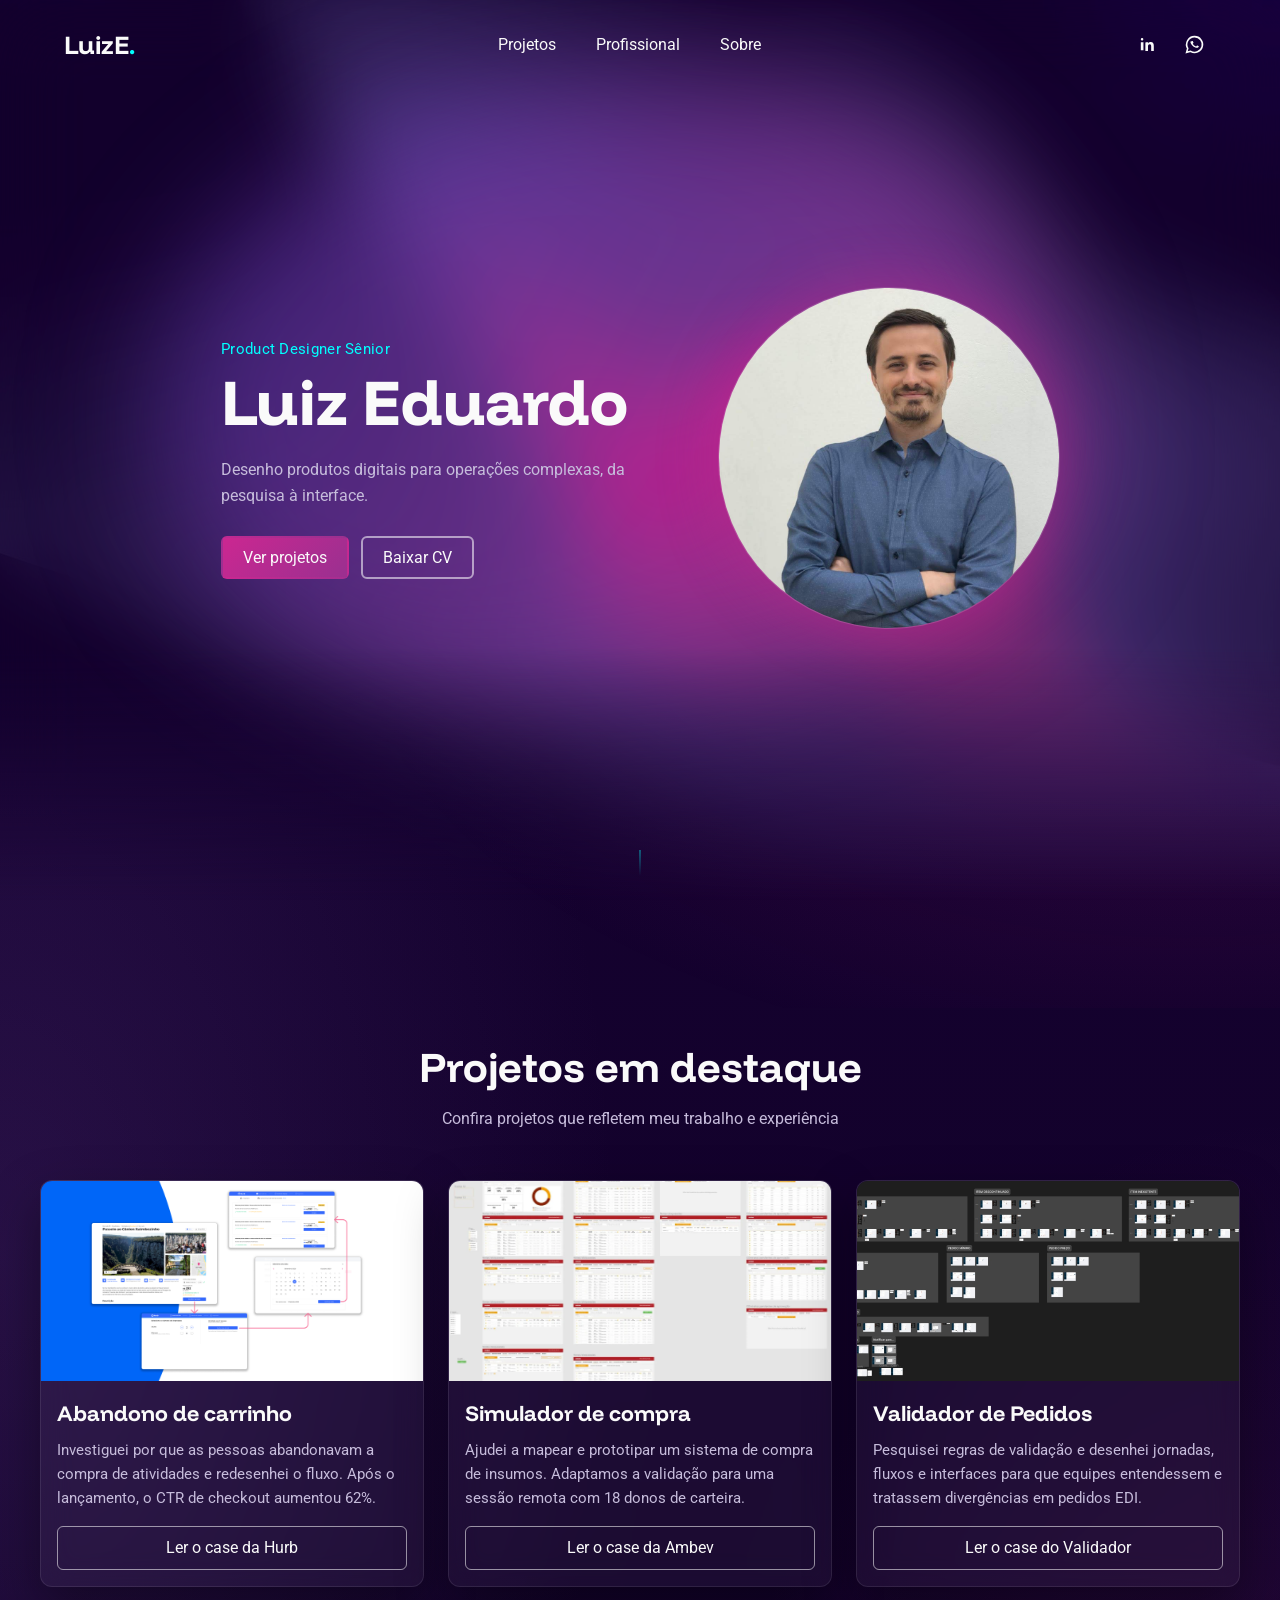
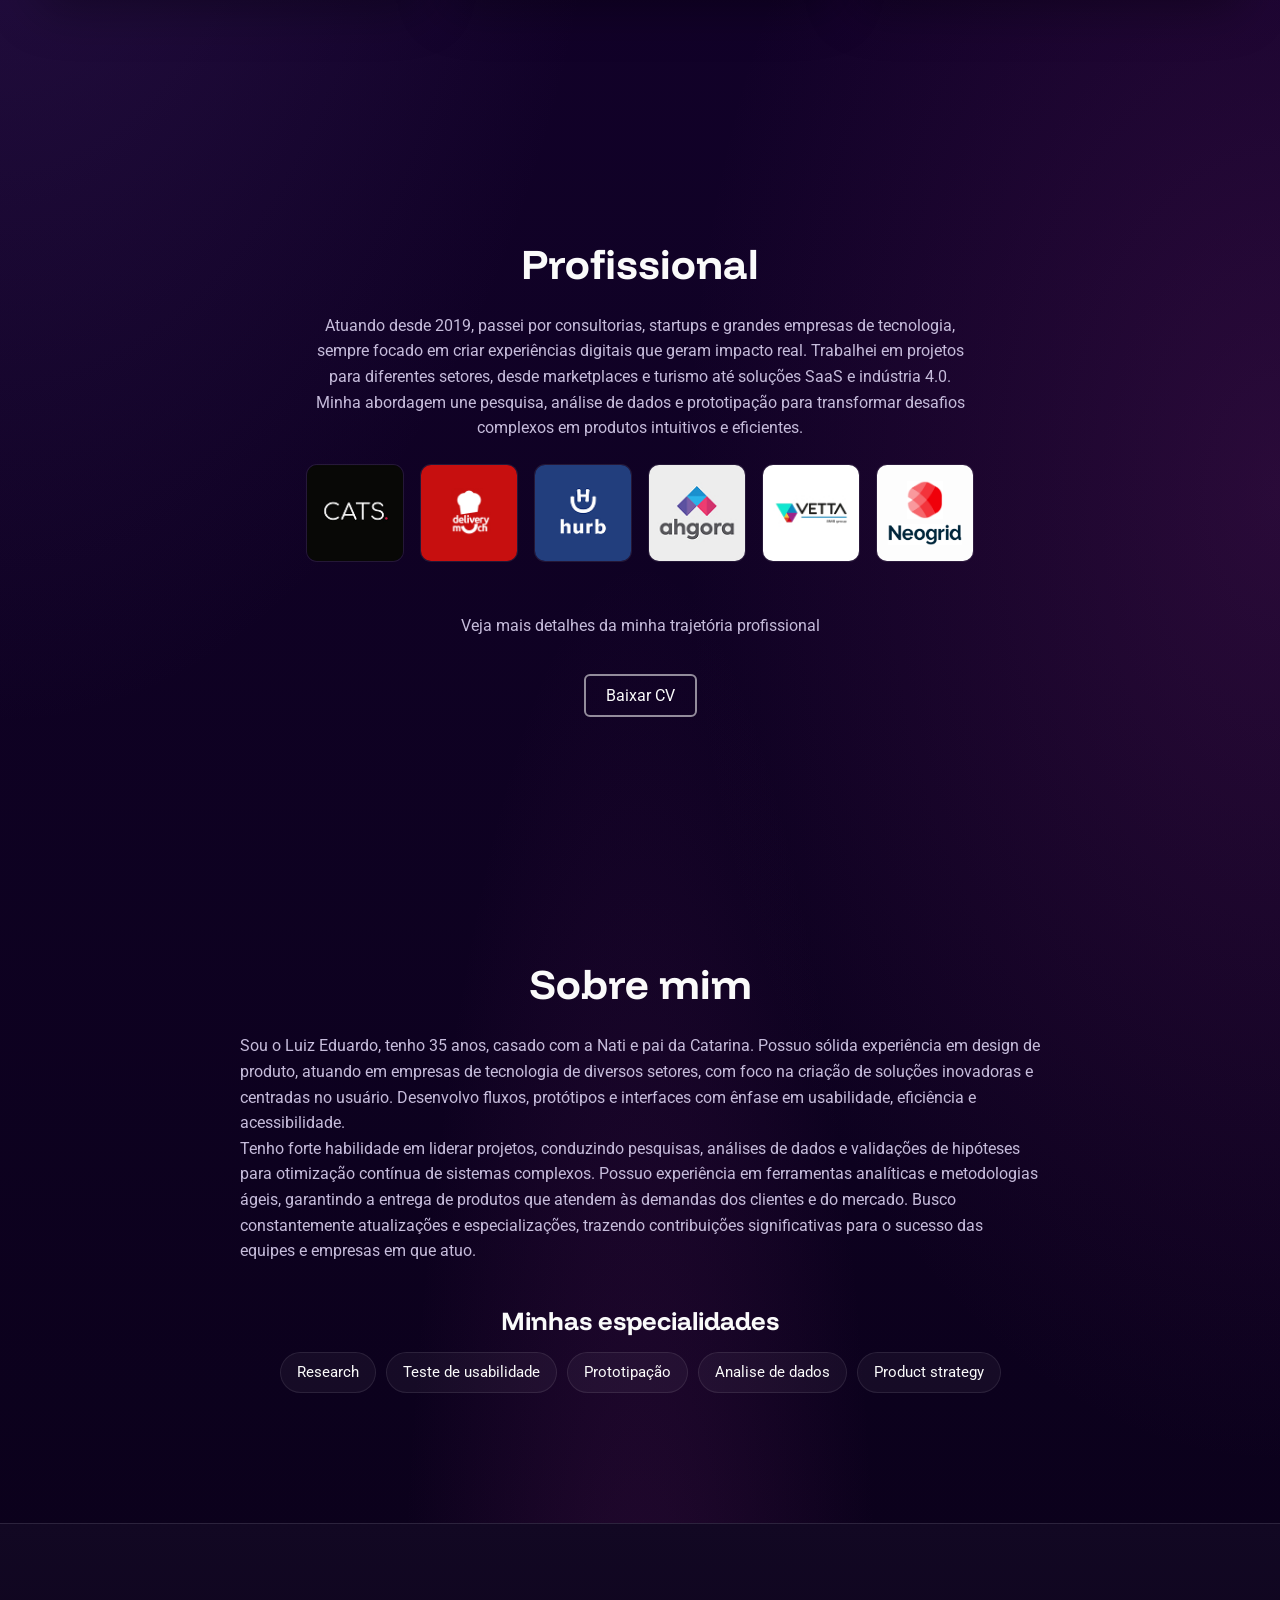
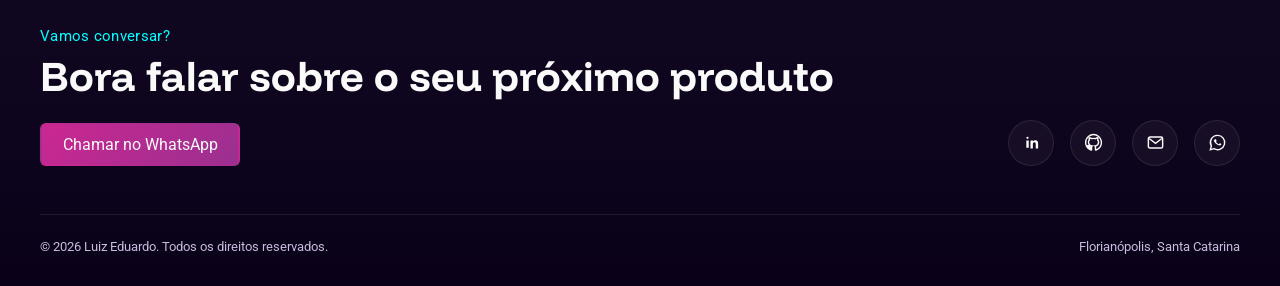
<file: index.html>
<!DOCTYPE html>
<html lang="pt-br">
<head>
<meta charset="UTF-8">
<meta name="viewport" content="width=device-width, initial-scale=1.0">
<title>Luiz Eduardo | Product Designer</title>
<link rel="preconnect" href="https://fonts.googleapis.com">
<link rel="stylesheet" href="./estilos/style.css">
<link rel="preconnect" href="https://fonts.gstatic.com" crossorigin>
<link href="https://fonts.googleapis.com/css2?family=Roboto:ital,wght@0,100..900;1,100..900&family=Funnel+Display:wght@300..800&display=swap" rel="stylesheet">
<link rel="icon" type="image/png" href="./image/favicon-32x32.png">
<link rel="stylesheet" href="./estilos/refinamentos.css">
</head>
<body>
<header id="siteHeader">
    <menu>
        <nav>
            <a href="#hero">
                <h3>LuizE<span class="dot">.</span></h3>
            </a>
            <ul id="navList">
                <li><a href="#projetos">Projetos</a></li>
                <li><a href="#profissional">Profissional</a></li>
                <li><a href="#sobre">Sobre</a></li>
            </ul>
            <div class="nav-actions">
                <div class="nav-socials">
                    <a href="https://www.linkedin.com/in/luizluckner/" rel="noopener noreferrer" aria-label="LinkedIn" title="LinkedIn" target="_blank"><svg aria-hidden="true" focusable="false" viewBox="0 0 24 24" fill="none" stroke-width="2"><path d="M6.94 7.5a1.44 1.44 0 1 0 0-2.88 1.44 1.44 0 0 0 0 2.88ZM5.5 9.5h3v9h-3v-9Zm5.5 0h2.87v1.23h.04c.4-.75 1.38-1.55 2.84-1.55 3.04 0 3.6 2 3.6 4.6v5.72h-3v-5.07c0-1.21-.02-2.77-1.69-2.77-1.69 0-1.95 1.32-1.95 2.68v5.16h-3v-9Z" fill="white" stroke="none"/></svg></a>
                    <a href="https://wa.me/5548999221465?text=Oi%20Luiz,%20acabei%20de%20visualizar%20seu%20portfólio%20e%20gostaria%20de%20conversar." rel="noopener noreferrer" aria-label="WhatsApp" title="WhatsApp" target="_blank"><svg aria-hidden="true" focusable="false" viewBox="0 0 24 24" fill="none" stroke="currentColor" stroke-width="1.8"><path d="M12 3a9 9 0 0 0-7.75 13.5L3 21l4.6-1.21A9 9 0 1 0 12 3Z"/><path d="M8.5 8.5c.3-.7 1-.6 1.5-.5.3.7.7 1.5.8 1.7.1.2 0 .4-.1.6-.4.5-.8.7-.5 1.2.4.7 1.6 2 3 2.6.4.2.6.1.9-.2.3-.4.7-.9.9-.9.2 0 1.5.6 1.7.8.2.2.2.5.1.8-.2.6-1.1 1.1-1.7 1.1-1.4.1-3.6-.7-5.3-2.4-1.5-1.5-2.3-3.1-2.4-3.9 0-.4.1-.9.4-1.2Z" fill="white" stroke="none"/></svg></a>
                </div>
                <button class="nav-toggle" id="navToggle" aria-controls="navList" aria-label="Abrir menu" aria-expanded="false">
                    <span></span><span></span><span></span>
                </button>
            </div>
        </nav>
    </menu>
</header>
<main>
    <section id="hero">
        <div class="hero-backdrop" aria-hidden="true"><div class="bg-hero"></div></div>
        <article id="presentation">
            <p class="menor">Product Designer Sênior</p>
            <h1>Luiz Eduardo</h1>
            <p>
                Desenho produtos digitais para operações complexas, da pesquisa à interface.
            </p>
            <div class="action">
                <a href="#projetos" class="btn_hero primary">Ver projetos</a>
                <a href="./docs/Curriculum_LuizEduardo.pdf" download="CV_LUIZ_LUCKNER.pdf" class="btn_hero">Baixar CV</a>
            </div>
        </article>
        <aside id="myPhoto">
            <!--FOTO MINHA-->
            <img src="./image/myPhoto.jpg" alt="Foto de Luiz Eduardo">
        </aside>
        <span class="scroll-cue" aria-hidden="true"></span>
    </section>
    <section id="projetos">
        <article id="cards">
            <h2 class="reveal">Projetos em destaque</h2>
            <p class="reveal">
                Confira projetos que refletem meu trabalho e experiência
            </p>
            <div id="cards-container">
                <article class="card hurb reveal">
                    <img src="./image/capa-abandono.png" alt="Fluxo de compra de atividades da Hurb" loading="lazy">
                    <h3>Abandono de carrinho</h3>
                    <p>Investiguei por que as pessoas abandonavam a compra de atividades e redesenhei o fluxo. Após o lançamento, o CTR de checkout aumentou 62%.</p>
                    <a href="abandono.html">Ler o case da Hurb</a>
                </article>
                <article class="card ambev reveal">
                    <img src="./image/ui-aplicado.webp" alt="Interface do simulador da Ambev" loading="lazy">
                    <h3>Simulador de compra</h3>
                    <p>Ajudei a mapear e prototipar um sistema de compra de insumos. Adaptamos a validação para uma sessão remota com 18 donos de carteira.</p>
                    <a href="simulador.html">Ler o case da Ambev</a>
                </article>
                <article class="card validador reveal">
                    <img src="./image/validador-fluxos.jpeg" alt="Mapa dos fluxos de validação de pedidos" loading="lazy">
                    <h3>Validador de Pedidos</h3>
                    <p>Pesquisei regras de validação e desenhei jornadas, fluxos e interfaces para que equipes entendessem e tratassem divergências em pedidos EDI.</p>
                    <a href="validador.html">Ler o case do Validador</a>
                </article>
            </div>
        </article>
    </section>
    <section id="profissional">
        <article class="profissional-container">
            <h2 class="reveal">Profissional</h2>
            <p class="reveal">
                Atuando desde 2019, passei por consultorias, startups e grandes empresas de tecnologia, sempre focado em criar experiências digitais que geram impacto real. Trabalhei em projetos para diferentes setores, desde marketplaces e turismo até soluções SaaS e indústria 4.0. Minha abordagem une pesquisa, análise de dados e prototipação para transformar desafios complexos em produtos intuitivos e eficientes.
            </p>
            <div class="carrossel reveal">
                <img src="./image/Group 2.png" alt="Catarinas Design">
                <img src="./image/Mask group.jpg" alt="Delivery Much">
                <img src="./image/Group 1.png" alt="Hurb">
                <img src="./image/ahgora 1.jpg" alt="Ahgora">
                <img src="./image/Mask group-1.jpg" alt="Vetta">
                <span class="neogrid-logo" role="img" aria-label="Neogrid">
                    <span class="neogrid-symbol" aria-hidden="true"></span>
                    <span class="neogrid-wordmark" aria-hidden="true"></span>
                </span>
            </div>
            <div class="career-actions">
                <p>Veja mais detalhes da minha trajetória profissional</p>
                <a href="./docs/Curriculum_LuizEduardo.pdf" download="CV_LUIZ_LUCKNER.pdf" class="btn_hero">Baixar CV</a>
            </div>
        </article>
    </section>
    <section id="sobre">
        <section class="sobre-container">
            <h2 class="reveal">Sobre mim</h2>
            <p class="reveal">
                Sou o Luiz Eduardo, tenho <span id="idade">33</span> anos, casado com a Nati e pai da Catarina.
                Possuo sólida experiência em design de produto, atuando em empresas de tecnologia de diversos setores, com foco na criação de soluções inovadoras e centradas no usuário. Desenvolvo fluxos, protótipos e interfaces com ênfase em usabilidade, eficiência e acessibilidade.
            </p>
            <p class="reveal">
                Tenho forte habilidade em liderar projetos, conduzindo pesquisas, análises de dados e validações de hipóteses para otimização contínua de sistemas complexos. Possuo experiência em ferramentas analíticas e metodologias ágeis, garantindo a entrega de produtos que atendem às demandas dos clientes e do mercado. Busco constantemente atualizações e especializações, trazendo contribuições significativas para o sucesso das equipes e empresas em que atuo.
            </p>
            <h3 class="reveal">Minhas especialidades</h3>
            <div class="especialidades reveal">
                <p class="espec">Research</p>
                <p class="espec">Teste de usabilidade</p>
                <p class="espec">Prototipação</p>
                <p class="espec">Analise de dados</p>
                <p class="espec">Product strategy</p>
            </div>
        </section>
    </section>
</main>
<footer>
    <div class="footer-container">
        <div class="footer-top">
            <div>
                <p class="menor reveal">Vamos conversar?</p>
                <h2 class="reveal">Bora falar sobre o seu próximo produto</h2>
                <a class="btn_hero primary footer-cta reveal" href="https://wa.me/5548999221465?text=Oi%20Luiz,%20acabei%20de%20visualizar%20seu%20portfólio%20e%20gostaria%20de%20conversar." target="_blank" rel="noopener noreferrer">Chamar no WhatsApp</a>
            </div>
            <div class="socials reveal">
                <a href="https://www.linkedin.com/in/luizluckner/" aria-label="LinkedIn" target="_blank" rel="noopener noreferrer">
                    <svg viewBox="0 0 24 24" fill="none" stroke-width="2"><path d="M6.94 7.5a1.44 1.44 0 1 0 0-2.88 1.44 1.44 0 0 0 0 2.88ZM5.5 9.5h3v9h-3v-9Zm5.5 0h2.87v1.23h.04c.4-.75 1.38-1.55 2.84-1.55 3.04 0 3.6 2 3.6 4.6v5.72h-3v-5.07c0-1.21-.02-2.77-1.69-2.77-1.69 0-1.95 1.32-1.95 2.68v5.16h-3v-9Z" fill="white" stroke="none"/></svg>
                </a>
                <a href="https://github.com/luizluckner" aria-label="GitHub" target="_blank" rel="noopener noreferrer">
                    <svg viewBox="0 0 24 24" fill="none" stroke="currentColor" stroke-width="1.8"><path d="M12 2a10 10 0 0 0-3.16 19.49c.5.1.68-.22.68-.48v-1.7c-2.78.6-3.37-1.34-3.37-1.34-.46-1.16-1.11-1.47-1.11-1.47-.91-.62.07-.6.07-.6 1 .07 1.53 1.03 1.53 1.03.9 1.53 2.36 1.09 2.93.83.09-.65.35-1.09.64-1.34-2.22-.25-4.56-1.11-4.56-4.95 0-1.1.39-1.99 1.03-2.69-.1-.25-.45-1.27.1-2.65 0 0 .84-.27 2.75 1.02a9.5 9.5 0 0 1 5 0c1.9-1.29 2.75-1.02 2.75-1.02.55 1.38.2 2.4.1 2.65.64.7 1.03 1.59 1.03 2.69 0 3.85-2.35 4.7-4.58 4.94.36.31.68.92.68 1.85v2.75c0 .26.18.58.69.48A10 10 0 0 0 12 2Z"/></svg>
                </a>
                <a href="mailto:luiz.luckner@gmail.com" aria-label="E-mail">
                    <svg viewBox="0 0 24 24" fill="none" stroke="currentColor" stroke-width="1.8"><rect x="3" y="5" width="18" height="14" rx="2"/><path d="m4 7 8 6 8-6"/></svg>
                </a>
                <a href="https://wa.me/5548999221465" aria-label="WhatsApp" target="_blank" rel="noopener noreferrer">
                    <svg viewBox="0 0 24 24" fill="none" stroke="currentColor" stroke-width="1.8"><path d="M12 3a9 9 0 0 0-7.75 13.5L3 21l4.6-1.21A9 9 0 1 0 12 3Z"/><path d="M8.5 8.5c.3-.7 1-.6 1.5-.5.3.7.7 1.5.8 1.7.1.2 0 .4-.1.6-.4.5-.8.7-.5 1.2.4.7 1.6 2 3 2.6.4.2.6.1.9-.2.3-.4.7-.9.9-.9.2 0 1.5.6 1.7.8.2.2.2.5.1.8-.2.6-1.1 1.1-1.7 1.1-1.4.1-3.6-.7-5.3-2.4-1.5-1.5-2.3-3.1-2.4-3.9 0-.4.1-.9.4-1.2Z" fill="white" stroke="none"/></svg>
                </a>
            </div>
        </div>
        <div class="footer-bottom">
            <span>© 2026 Luiz Eduardo. Todos os direitos reservados.</span>
            <span>Florianópolis, Santa Catarina</span>
        </div>
    </div>
</footer>

<script>
  // Header: fica com fundo/blur só depois que o usuário já rolou um pouco
  // (assim ele começa transparente sobre o hero, como no seu design original)
  const header = document.getElementById('siteHeader');
  window.addEventListener('scroll', () => {
    header.classList.toggle('scrolled', window.scrollY > 40);
  });

  // Menu mobile: abre/fecha a lista de links
  const navToggle = document.getElementById('navToggle');
  const navList = document.getElementById('navList');
  navToggle.addEventListener('click', () => {
    const isOpen = navList.classList.toggle('open');
    navToggle.setAttribute('aria-expanded', isOpen);
  });
  navList.querySelectorAll('a').forEach(link => {
    link.addEventListener('click', () => {
      navList.classList.remove('open');
      navToggle.setAttribute('aria-expanded', 'false');
    });
  });

  // Calcula a idade real considerando se o aniversário deste ano já passou ou não
function calcularIdade(dataNascimento) {
  const hoje = new Date();
  const nascimento = new Date(dataNascimento);

  let idade = hoje.getFullYear() - nascimento.getFullYear();

  // Se ainda não chegou o mês/dia do aniversário este ano, tira 1 da conta
  const aindaNaoFezAniversario =
    hoje.getMonth() < nascimento.getMonth() ||
    (hoje.getMonth() === nascimento.getMonth() && hoje.getDate() < nascimento.getDate());

  if (aindaNaoFezAniversario) idade--;

  return idade;
}

// Sua data: 02/07/1991 -> formato ISO é ano-mês-dia
const idadeEl = document.getElementById('idade');
if (idadeEl) {
  idadeEl.textContent = calcularIdade('1991-07-02');
}

  // Reveal on scroll: mesma lógica de sempre, observa e anima quando entra na tela
  if ('IntersectionObserver' in window && !matchMedia('(prefers-reduced-motion: reduce)').matches) {
    document.documentElement.classList.add('motion-ready');
  const revealObserver = new IntersectionObserver((entries) => {
    entries.forEach(entry => {
      if (entry.isIntersecting) {
        entry.target.classList.add('is-visible');
        revealObserver.unobserve(entry.target);
      }
    });
  }, { threshold: 0.15 });
  document.querySelectorAll('.reveal').forEach(el => revealObserver.observe(el));
  }
</script>
</body>
</html>
</file>
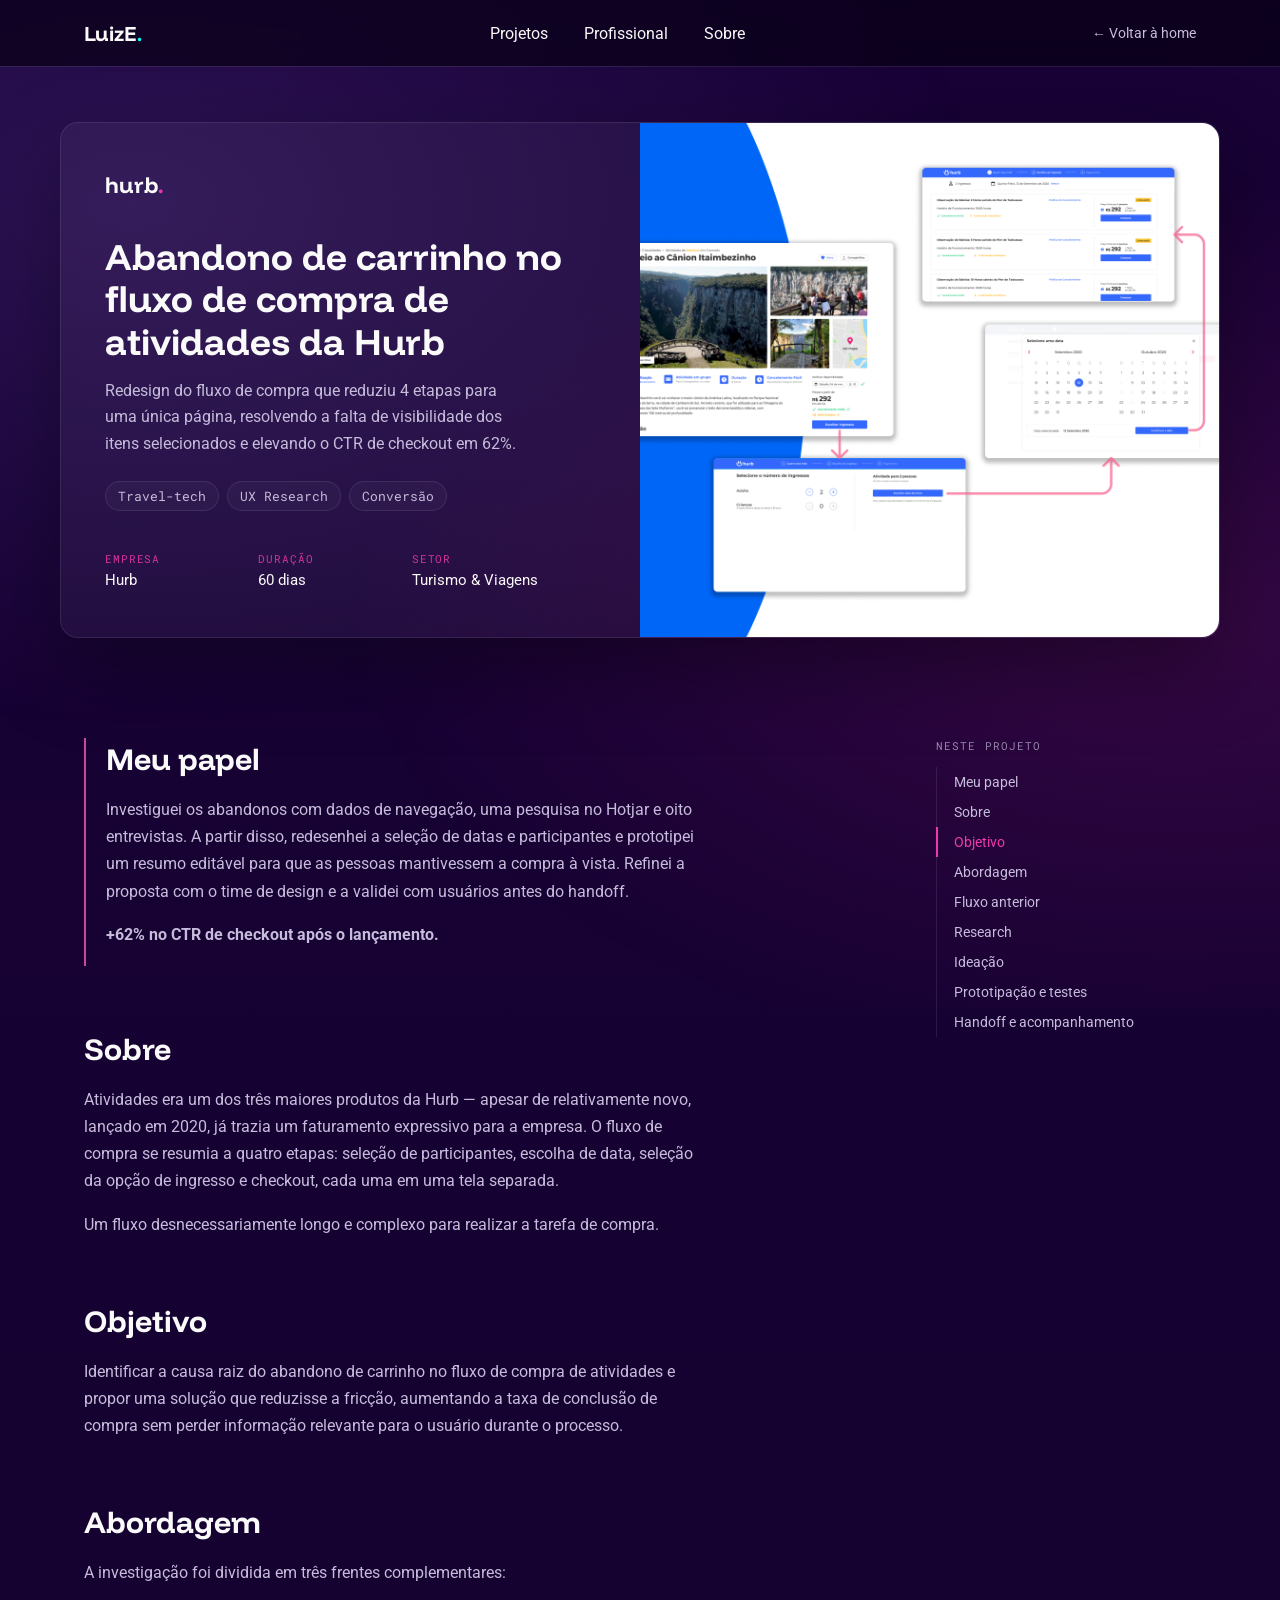
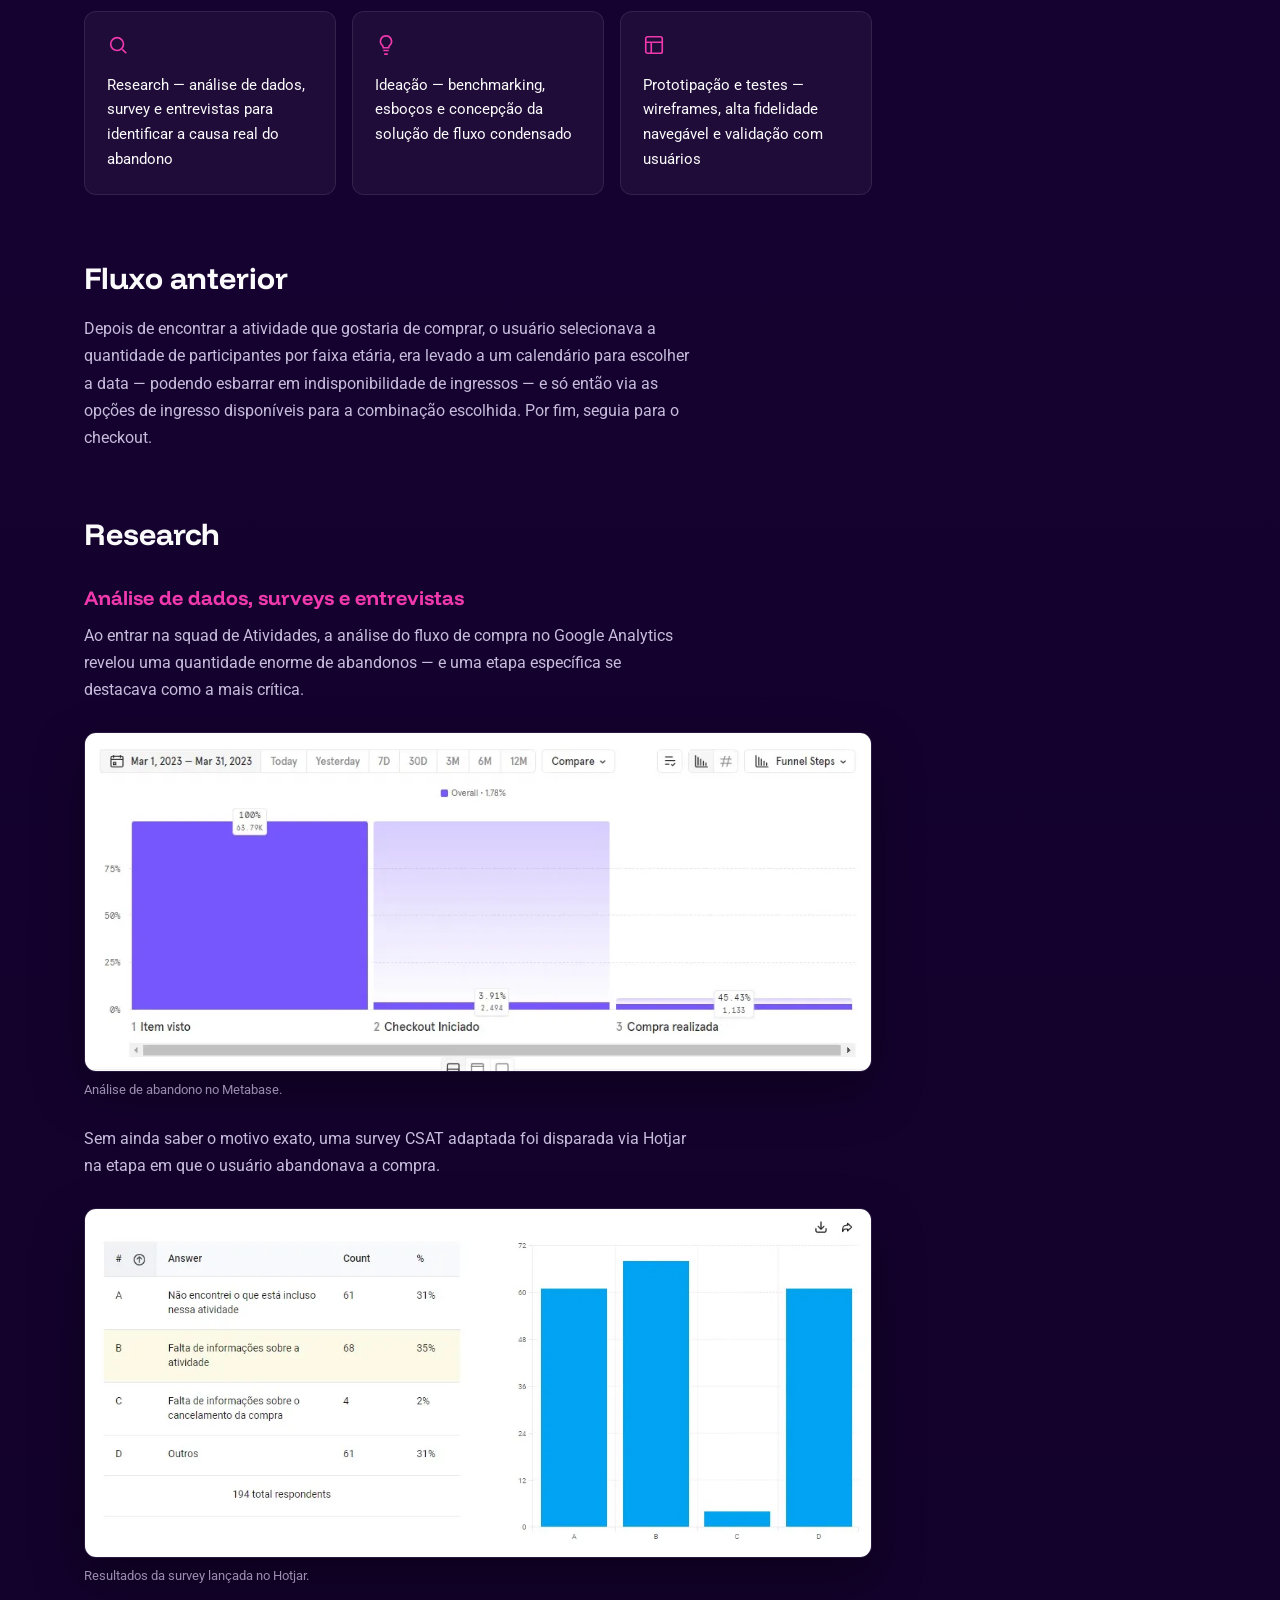
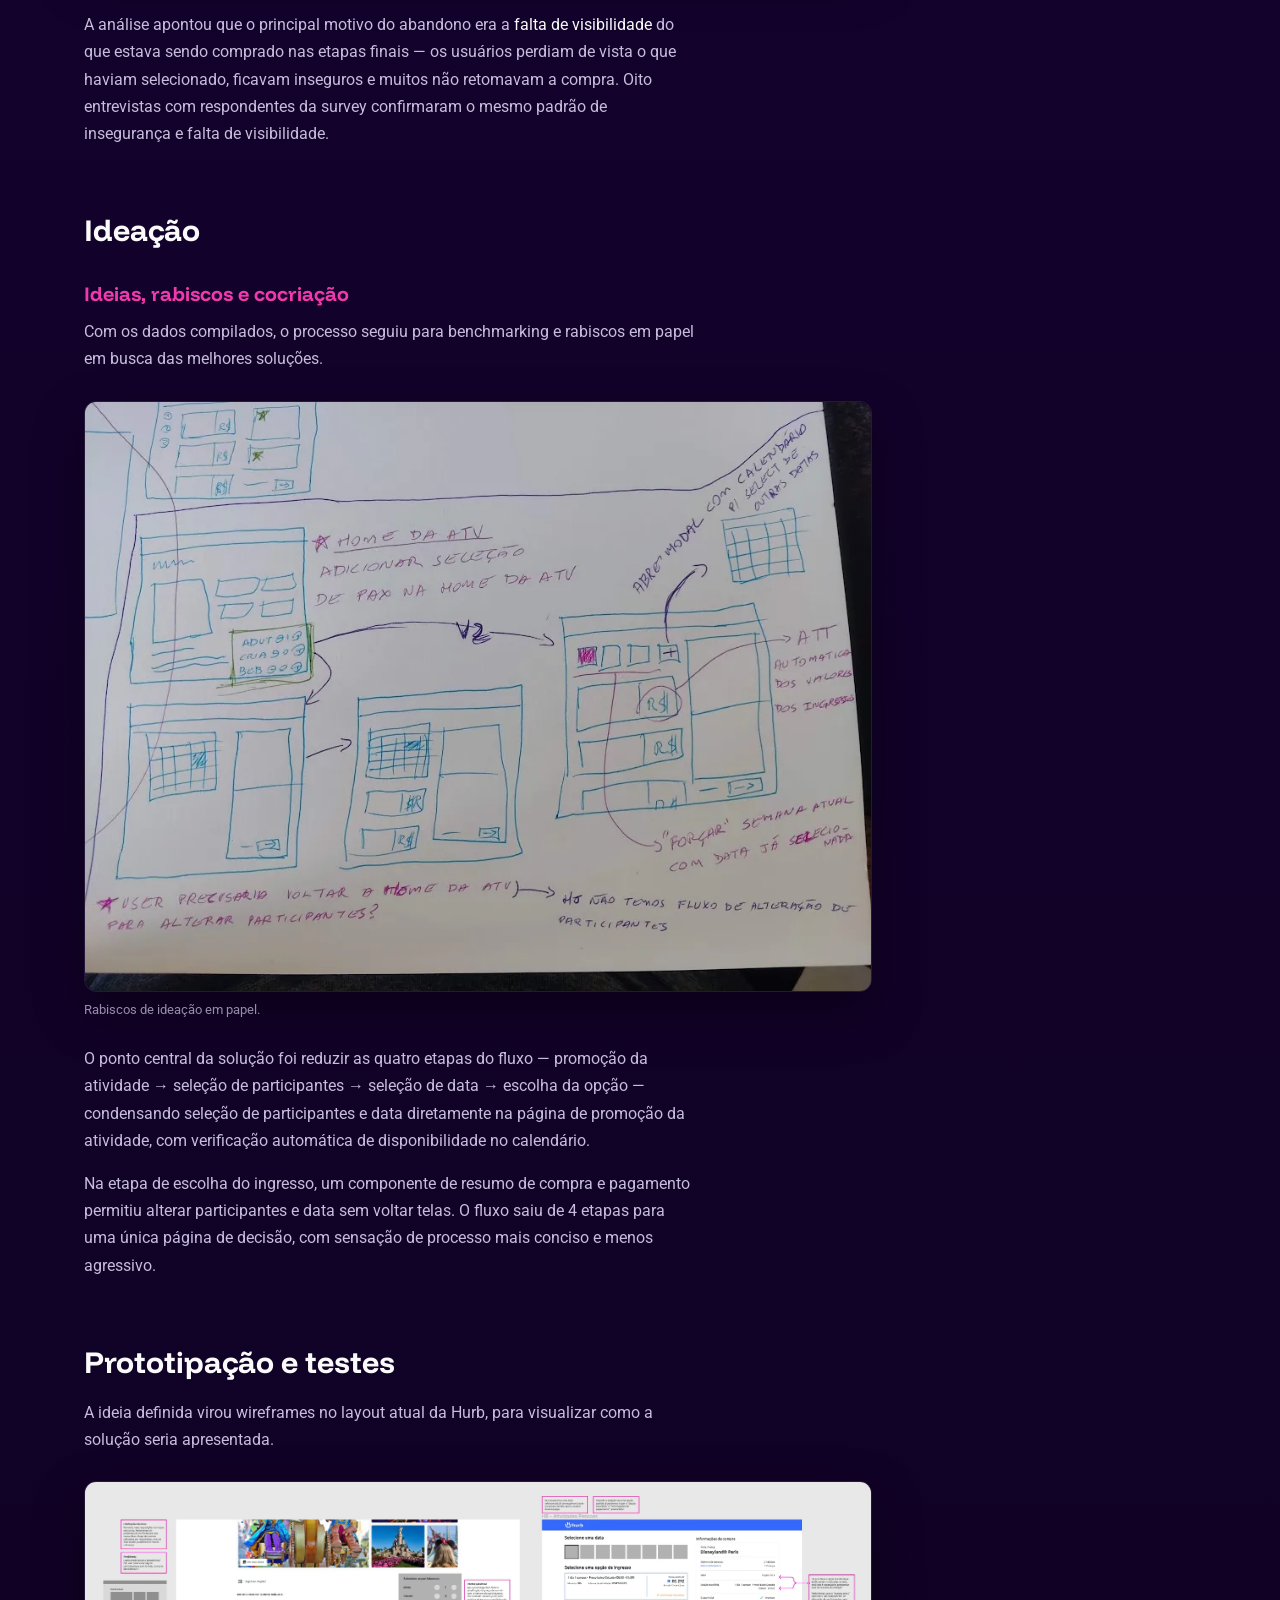
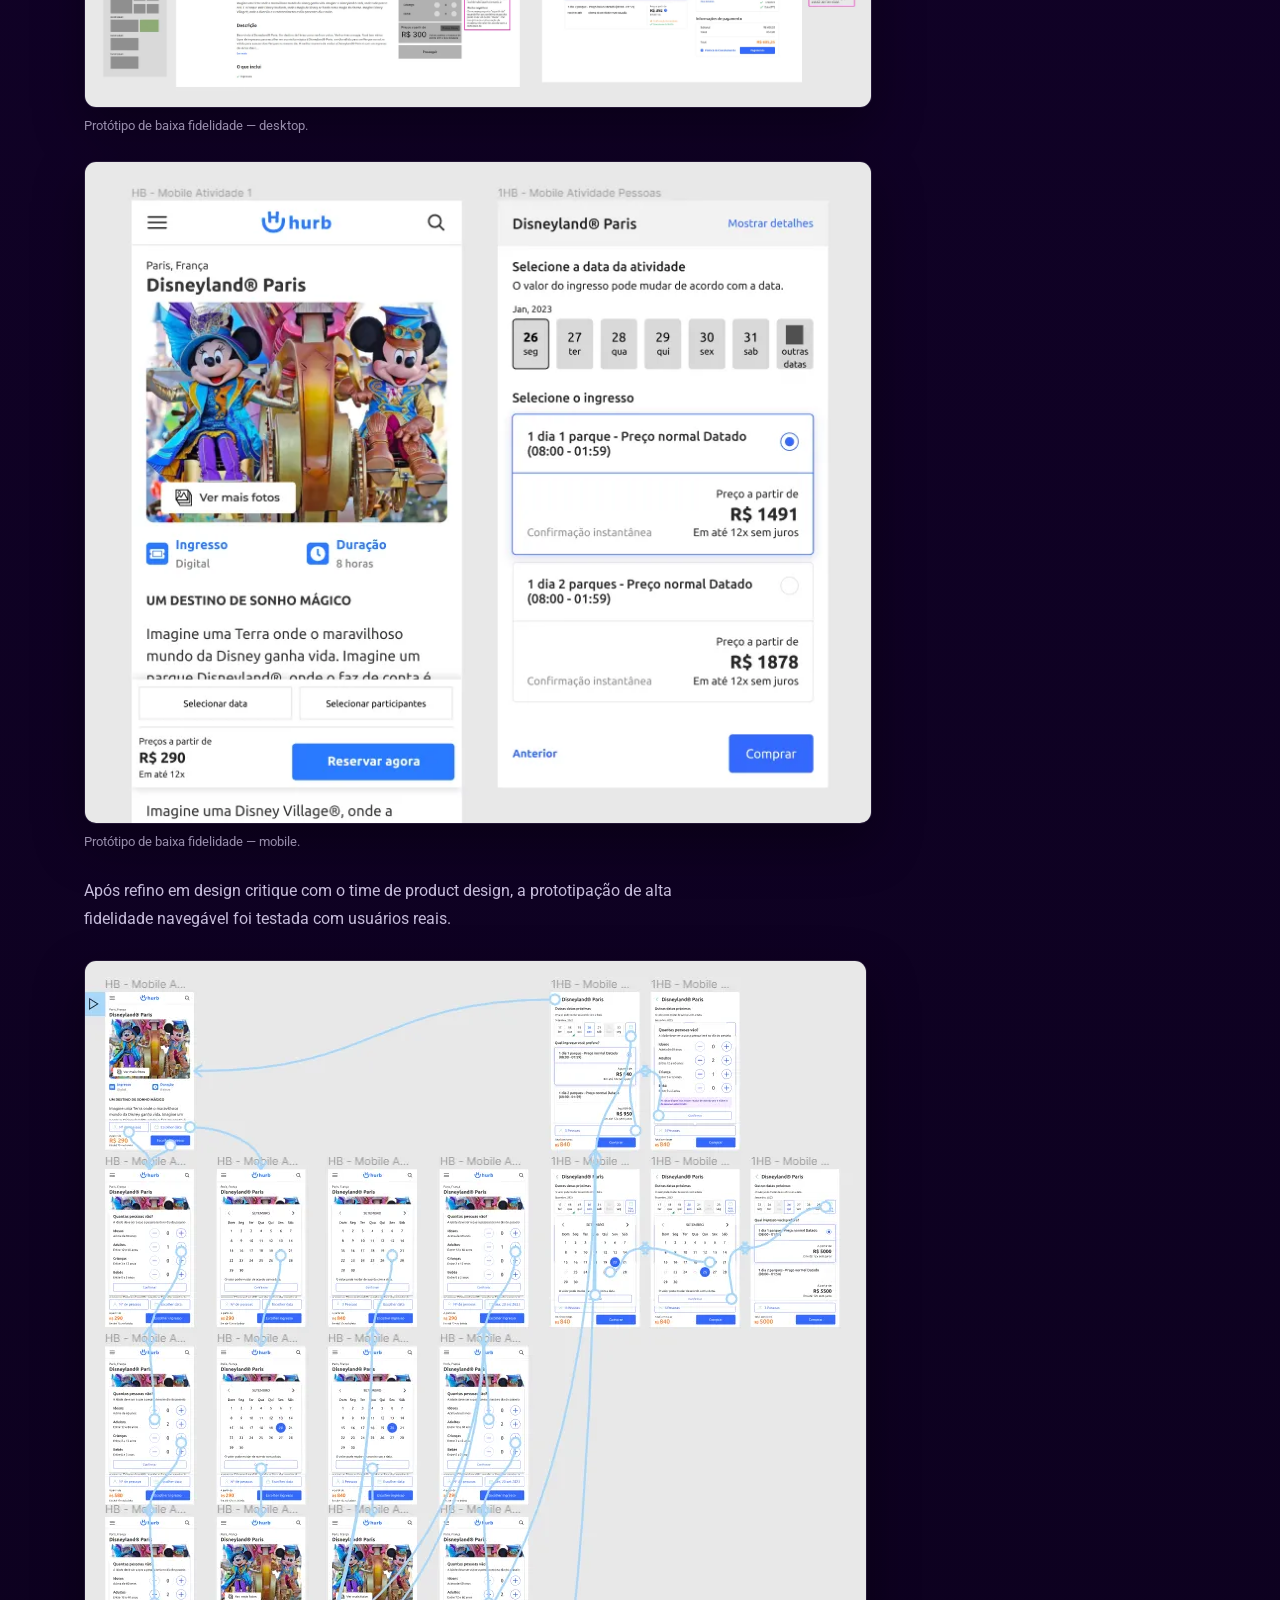
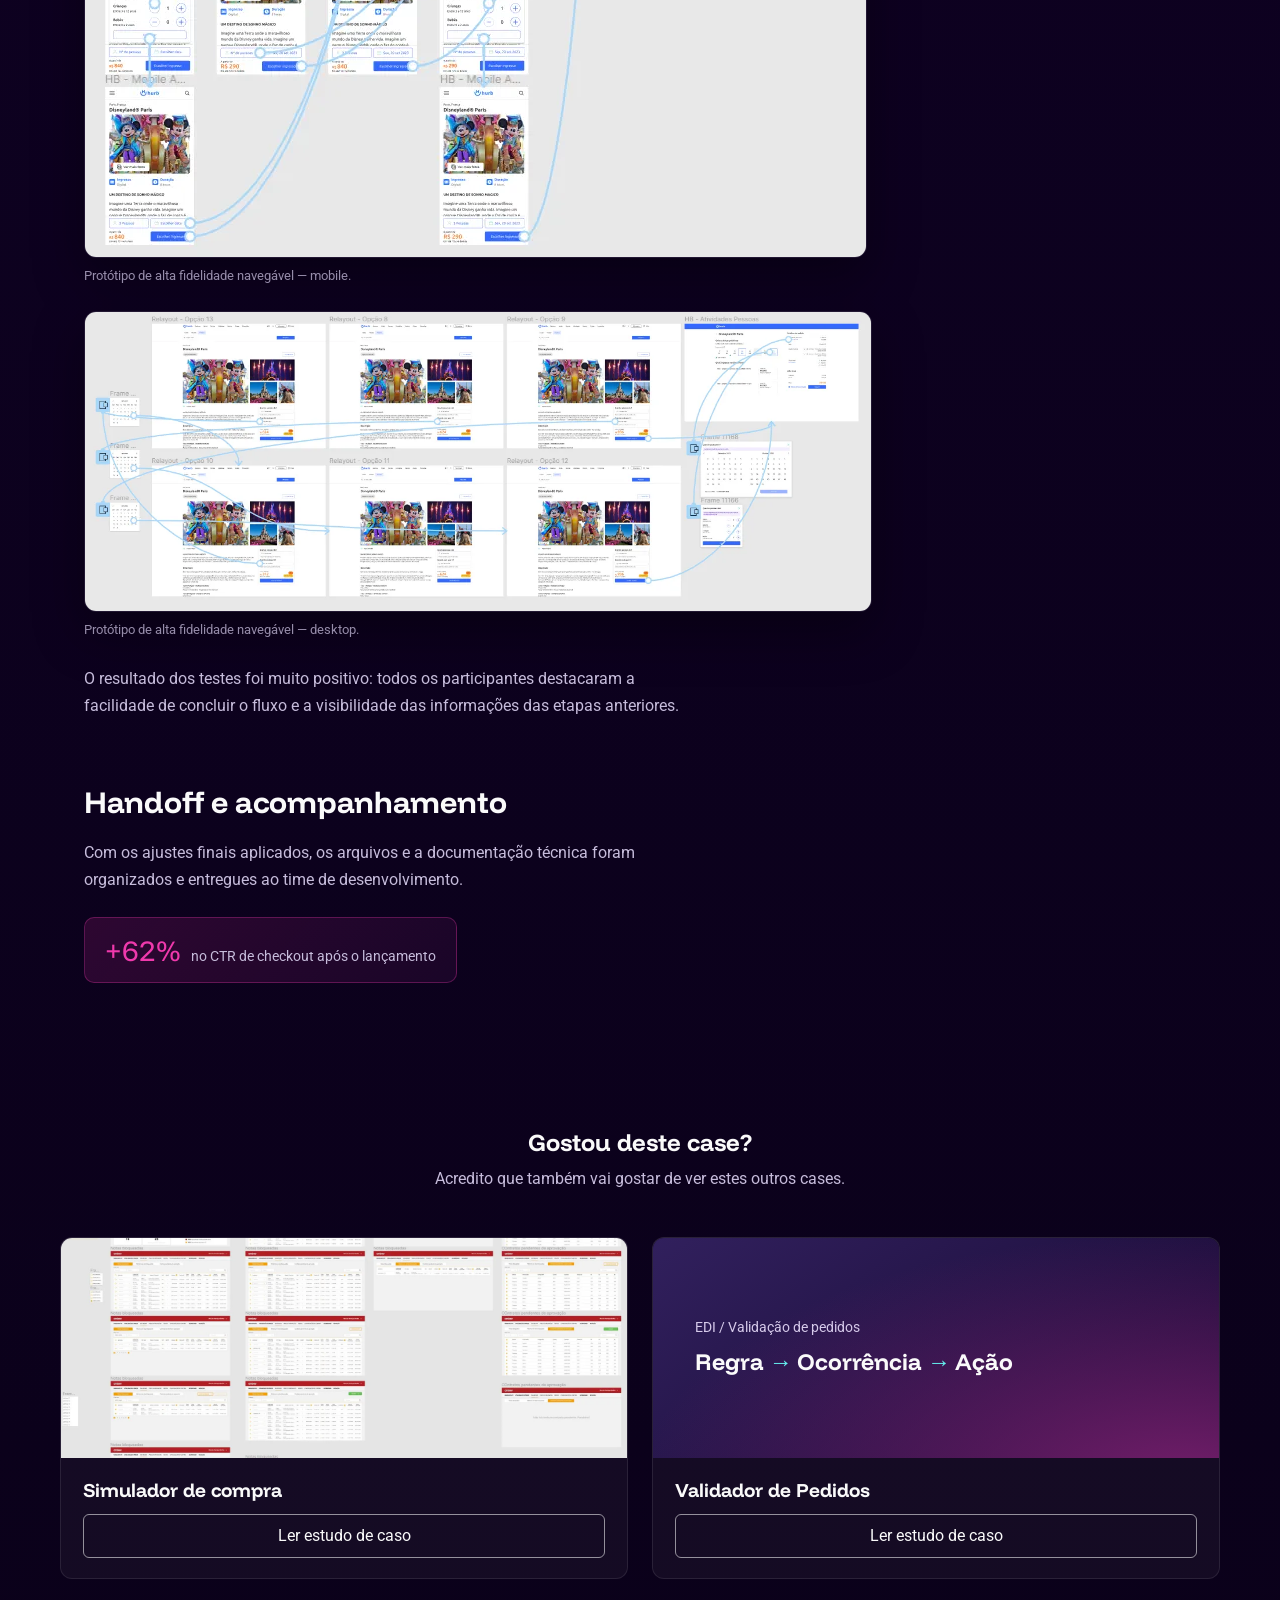
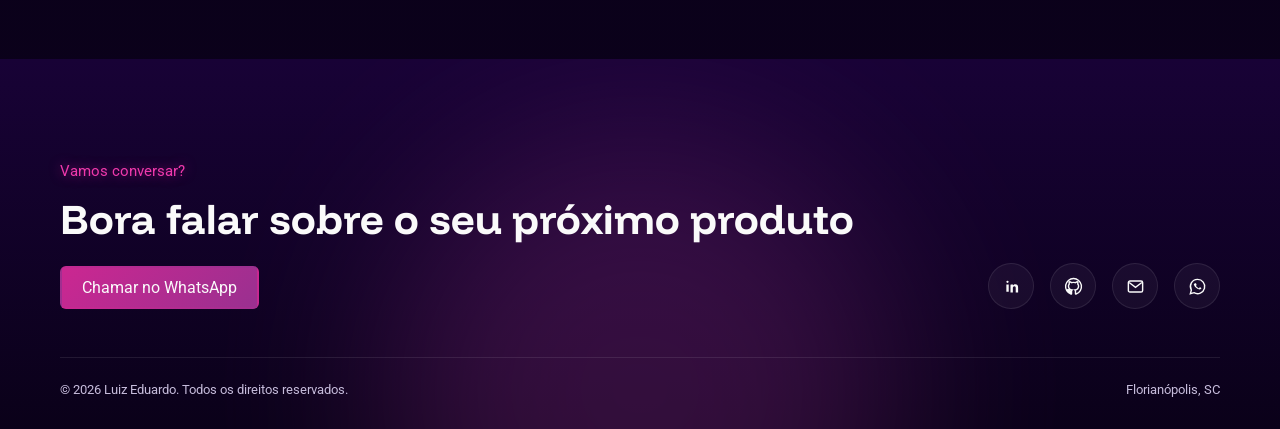
<file: abandono.html>
<!DOCTYPE html>
<html lang="pt-br">
<head>
<meta charset="UTF-8">
<meta name="viewport" content="width=device-width, initial-scale=1.0">
<title>Abandono de carrinho — Hurb | Luiz Eduardo</title>
<link rel="preconnect" href="https://fonts.googleapis.com">
<link rel="stylesheet" href="./estilos/style-abandono.css">
<link rel="icon" type="image/png" href="./image/favicon-32x32.png">
<link rel="preconnect" href="https://fonts.gstatic.com" crossorigin>
<link href="https://fonts.googleapis.com/css2?family=Roboto:ital,wght@0,100..900;1,100..900&family=Funnel+Display:wght@300..800&family=Roboto+Mono:wght@400;500&display=swap" rel="stylesheet">
<link rel="stylesheet" href="./estilos/refinamentos.css">
</head>
<body>
<header>
  <nav>
    <a href="index.html"><h3>LuizE<span class="dot">.</span></h3></a>
    <ul class="nav-links">
      <li><a href="index.html#projetos">Projetos</a></li>
      <li><a href="index.html#profissional">Profissional</a></li>
      <li><a href="index.html#sobre">Sobre</a></li>
    </ul>
    <a class="back-link" href="index.html#projetos">← Voltar à home</a>
  </nav>
</header>

<section class="case-hero">
  <div class="case-hero-card">
    <div class="case-hero-info">
      <div class="case-logo">hurb<span>.</span></div>
      <h1>Abandono de carrinho no fluxo de compra de atividades da Hurb</h1>
      <p>Redesign do fluxo de compra que reduziu 4 etapas para uma única página, resolvendo a falta de visibilidade dos itens selecionados e elevando o CTR de checkout em 62%.</p>
      <div class="tags">
        <span class="tag">Travel-tech</span>
        <span class="tag">UX Research</span>
        <span class="tag">Conversão</span>
      </div>
      <div class="meta-grid">
        <div class="meta-item"><div class="label">Empresa</div><div class="value">Hurb</div></div>
        <div class="meta-item"><div class="label">Duração</div><div class="value">60 dias</div></div>
        <div class="meta-item"><div class="label">Setor</div><div class="value">Turismo & Viagens</div></div>
 
      </div>
    </div>
    <div class="case-hero-image"><img src="./image/capa-abandono.png" alt="Fluxo de compra de atividades da Hurb"></div>
  </div>
</section>

<div class="case-body">
  <div class="case-content">
    <section class="case-role" aria-labelledby="meu-papel"><h2 id="meu-papel">Meu papel</h2><p>Investiguei os abandonos com dados de navegação, uma pesquisa no Hotjar e oito entrevistas. A partir disso, redesenhei a seleção de datas e participantes e prototipei um resumo editável para que as pessoas mantivessem a compra à vista. Refinei a proposta com o time de design e a validei com usuários antes do handoff.</p><p><strong>+62% no CTR de checkout após o lançamento.</strong></p></section>
    <h2 id="sobre">Sobre</h2>
    <p>Atividades era um dos três maiores produtos da Hurb — apesar de relativamente novo, lançado em 2020, já trazia um faturamento expressivo para a empresa. O fluxo de compra se resumia a quatro etapas: seleção de participantes, escolha de data, seleção da opção de ingresso e checkout, cada uma em uma tela separada.</p>
    <p>Um fluxo desnecessariamente longo e complexo para realizar a tarefa de compra.</p>

    <h2 id="objetivo">Objetivo</h2>
    <p>Identificar a causa raiz do abandono de carrinho no fluxo de compra de atividades e propor uma solução que reduzisse a fricção, aumentando a taxa de conclusão de compra sem perder informação relevante para o usuário durante o processo.</p>

    <h2 id="abordagem">Abordagem</h2>
    <p>A investigação foi dividida em três frentes complementares:</p>
    <div class="approach-cards">
      <div class="approach-card">
        <svg viewBox="0 0 24 24" fill="none" stroke="currentColor" stroke-width="1.8"><circle cx="11" cy="11" r="7"/><path d="m21 21-4.3-4.3"/></svg>
        <p>Research — análise de dados, survey e entrevistas para identificar a causa real do abandono</p>
      </div>
      <div class="approach-card">
        <svg viewBox="0 0 24 24" fill="none" stroke="currentColor" stroke-width="1.8"><path d="M9 18h6M10 22h4M12 2a6 6 0 0 0-4 10.5c.6.6 1 1.4 1 2.5h6c0-1.1.4-1.9 1-2.5A6 6 0 0 0 12 2Z"/></svg>
        <p>Ideação — benchmarking, esboços e concepção da solução de fluxo condensado</p>
      </div>
      <div class="approach-card">
        <svg viewBox="0 0 24 24" fill="none" stroke="currentColor" stroke-width="1.8"><rect x="3" y="3" width="18" height="18" rx="2"/><path d="M3 9h18M9 21V9"/></svg>
        <p>Prototipação e testes — wireframes, alta fidelidade navegável e validação com usuários</p>
      </div>
    </div>

    <h2 id="fluxo-anterior">Fluxo anterior</h2>
    <p>Depois de encontrar a atividade que gostaria de comprar, o usuário selecionava a quantidade de participantes por faixa etária, era levado a um calendário para escolher a data — podendo esbarrar em indisponibilidade de ingressos — e só então via as opções de ingresso disponíveis para a combinação escolhida. Por fim, seguia para o checkout.</p>

    <h2 id="research">Research</h2>
    <h3>Análise de dados, surveys e entrevistas</h3>
    <p>Ao entrar na squad de Atividades, a análise do fluxo de compra no Google Analytics revelou uma quantidade enorme de abandonos — e uma etapa específica se destacava como a mais crítica.</p>
    <figure>
      <img src="./image/dados-meta.webp" alt="Gráfico de análise de abandono no Metabase">
      <figcaption>Análise de abandono no Metabase.</figcaption>
    </figure>
    <p>Sem ainda saber o motivo exato, uma survey CSAT adaptada foi disparada via Hotjar na etapa em que o usuário abandonava a compra.</p>
    <figure>
      <img src="./image/hotjar.webp" alt="Gráfico de resultados da survey lançada no Hotjar">
      <figcaption>Resultados da survey lançada no Hotjar.</figcaption>
    </figure>
    <p>A análise apontou que o principal motivo do abandono era a <em>falta de visibilidade</em> do que estava sendo comprado nas etapas finais — os usuários perdiam de vista o que haviam selecionado, ficavam inseguros e muitos não retomavam a compra. Oito entrevistas com respondentes da survey confirmaram o mesmo padrão de insegurança e falta de visibilidade.</p>

    <h2 id="ideacao">Ideação</h2>
    <h3>Ideias, rabiscos e cocriação</h3>
    <p>Com os dados compilados, o processo seguiu para benchmarking e rabiscos em papel em busca das melhores soluções.</p>
    <figure>
      <img src="./image/rabiscos.webp" alt="Rabiscos de ideação em papel">
      <figcaption>Rabiscos de ideação em papel.</figcaption>
    </figure>
    <p>O ponto central da solução foi reduzir as quatro etapas do fluxo — promoção da atividade → seleção de participantes → seleção de data → escolha da opção — condensando seleção de participantes e data diretamente na página de promoção da atividade, com verificação automática de disponibilidade no calendário.</p>
    <p>Na etapa de escolha do ingresso, um componente de resumo de compra e pagamento permitiu alterar participantes e data sem voltar telas. O fluxo saiu de 4 etapas para uma única página de decisão, com sensação de processo mais conciso e menos agressivo.</p>

    <h2 id="prototipacao">Prototipação e testes</h2>
    <p>A ideia definida virou wireframes no layout atual da Hurb, para visualizar como a solução seria apresentada.</p>
    <figure>
      <img src="./image/prototipo-baixa.webp" alt="Protótipo de baixa fidelidade na versão desktop">
      <figcaption>Protótipo de baixa fidelidade — desktop.</figcaption>
    </figure>
    <figure>
      <img src="./image/prototipo-mobile.webp" alt="Protótipo de baixa fidelidade na versão mobile">
      <figcaption>Protótipo de baixa fidelidade — mobile.</figcaption>
    </figure>
    <p>Após refino em design critique com o time de product design, a prototipação de alta fidelidade navegável foi testada com usuários reais.</p>
    <figure>
      <img src="./image/prototipo-navegavel-mobile.webp" alt="Protótipo de alta fidelidade navegável na versão mobile">
      <figcaption>Protótipo de alta fidelidade navegável — mobile.</figcaption>
    </figure>
    <figure>
      <img src="./image/prototipo-navegavel.webp" alt="Protótipo de alta fidelidade navegável na versão desktop">
      <figcaption>Protótipo de alta fidelidade navegável — desktop.</figcaption>
    </figure>
    <p>O resultado dos testes foi muito positivo: todos os participantes destacaram a facilidade de concluir o fluxo e a visibilidade das informações das etapas anteriores.</p>

    <h2 id="handoff">Handoff e acompanhamento</h2>
    <p>Com os ajustes finais aplicados, os arquivos e a documentação técnica foram organizados e entregues ao time de desenvolvimento.</p>
    <div class="stat-line">
      <span class="num">+62%</span>
      <span class="desc">no CTR de checkout após o lançamento</span>
    </div>
  </div>

  <aside class="toc">
    <div class="toc-label">Neste projeto</div>
    <ul id="tocList">
      <li><a href="#meu-papel">Meu papel</a></li>
      <li><a href="#sobre">Sobre</a></li>
      <li><a href="#objetivo">Objetivo</a></li>
      <li><a href="#abordagem">Abordagem</a></li>
      <li><a href="#fluxo-anterior">Fluxo anterior</a></li>
      <li><a href="#research">Research</a></li>
      <li><a href="#ideacao">Ideação</a></li>
      <li><a href="#prototipacao">Prototipação e testes</a></li>
      <li><a href="#handoff">Handoff e acompanhamento</a></li>
    </ul>
  </aside>
</div>

<section class="related">
  <h2>Gostou deste case?</h2>
  <p class="center">Acredito que também vai gostar de ver estes outros cases.</p>
  <div class="related-grid">
    <a class="related-card" href="simulador.html">
      <img src="./image/ui-aplicado.webp" alt="Capa do case Simulador de compra">
      <div class="rc-body">
        <h3>Simulador de compra</h3>
        <span class="rc-link">Ler estudo de caso</span>
      </div>
    </a>
    <a class="related-card" href="validador.html"><div class="validator-art" aria-hidden="true"><span>EDI / Validação de pedidos</span><strong>Regra <b>→</b> Ocorrência <b>→</b> Ação</strong></div><div class="rc-body"><h3>Validador de Pedidos</h3><span class="rc-link">Ler estudo de caso</span></div></a>
  </div>
</section>

<footer>
  <span class="blob"></span>
  <div class="footer-container">
    <div class="footer-top">
      <div>
        <p class="menor">Vamos conversar?</p>
        <h2>Bora falar sobre o seu próximo produto</h2>
        <a class="btn_hero primary" href="https://wa.me/5548999221465?text=Oi%20Luiz,%20acabei%20de%20visualizar%20seu%20portfólio%20e%20gostaria%20de%20conversar." target="_blank" rel="noopener noreferrer">Chamar no WhatsApp</a>
      </div>
      <div class="socials">
        <a href="https://www.linkedin.com/in/luizluckner/" aria-label="LinkedIn" target="_blank" rel="noopener noreferrer">
          <svg viewBox="0 0 24 24" fill="none" stroke-width="2"><path d="M6.94 7.5a1.44 1.44 0 1 0 0-2.88 1.44 1.44 0 0 0 0 2.88ZM5.5 9.5h3v9h-3v-9Zm5.5 0h2.87v1.23h.04c.4-.75 1.38-1.55 2.84-1.55 3.04 0 3.6 2 3.6 4.6v5.72h-3v-5.07c0-1.21-.02-2.77-1.69-2.77-1.69 0-1.95 1.32-1.95 2.68v5.16h-3v-9Z" fill="currentColor" stroke="none"/></svg>
        </a>
        <a href="https://github.com/luizluckner" aria-label="GitHub" target="_blank" rel="noopener noreferrer">
          <svg viewBox="0 0 24 24" fill="none" stroke="currentColor" stroke-width="1.8"><path d="M12 2a10 10 0 0 0-3.16 19.49c.5.1.68-.22.68-.48v-1.7c-2.78.6-3.37-1.34-3.37-1.34-.46-1.16-1.11-1.47-1.11-1.47-.91-.62.07-.6.07-.6 1 .07 1.53 1.03 1.53 1.03.9 1.53 2.36 1.09 2.93.83.09-.65.35-1.09.64-1.34-2.22-.25-4.56-1.11-4.56-4.95 0-1.1.39-1.99 1.03-2.69-.1-.25-.45-1.27.1-2.65 0 0 .84-.27 2.75 1.02a9.5 9.5 0 0 1 5 0c1.9-1.29 2.75-1.02 2.75-1.02.55 1.38.2 2.4.1 2.65.64.7 1.03 1.59 1.03 2.69 0 3.85-2.35 4.7-4.58 4.94.36.31.68.92.68 1.85v2.75c0 .26.18.58.69.48A10 10 0 0 0 12 2Z"/></svg>
        </a>
        <a href="mailto:luiz.luckner@gmail.com" aria-label="E-mail">
          <svg viewBox="0 0 24 24" fill="none" stroke="currentColor" stroke-width="1.8"><rect x="3" y="5" width="18" height="14" rx="2"/><path d="m4 7 8 6 8-6"/></svg>
        </a>
        <a href="https://wa.me/5548999221465" aria-label="WhatsApp" target="_blank" rel="noopener noreferrer">
          <svg viewBox="0 0 24 24" fill="none" stroke="currentColor" stroke-width="1.8"><path d="M12 3a9 9 0 0 0-7.75 13.5L3 21l4.6-1.21A9 9 0 1 0 12 3Z"/><path d="M8.5 8.5c.3-.7 1-.6 1.5-.5.3.7.7 1.5.8 1.7.1.2 0 .4-.1.6-.4.5-.8.7-.5 1.2.4.7 1.6 2 3 2.6.4.2.6.1.9-.2.3-.4.7-.9.9-.9.2 0 1.5.6 1.7.8.2.2.2.5.1.8-.2.6-1.1 1.1-1.7 1.1-1.4.1-3.6-.7-5.3-2.4-1.5-1.5-2.3-3.1-2.4-3.9 0-.4.1-.9.4-1.2Z" fill="currentColor" stroke="none"/></svg>
        </a>
      </div>
    </div>
    <div class="footer-bottom">
      <span>© 2026 Luiz Eduardo. Todos os direitos reservados.</span>
      <span>Florianópolis, SC</span>
    </div>
  </div>
</footer>

<script>
  // Scrollspy: destaca no sumário lateral a seção que está visível na tela
  const tocLinks = document.querySelectorAll('#tocList a');
  const sections = [...tocLinks].map(link => document.querySelector(link.getAttribute('href')));

  const spyObserver = new IntersectionObserver((entries) => {
    entries.forEach(entry => {
      const link = document.querySelector(`#tocList a[href="#${entry.target.id}"]`);
      if (entry.isIntersecting) {
        tocLinks.forEach(l => l.classList.remove('active'));
        link.classList.add('active');
      }
    });
  }, { rootMargin: '-40% 0px -50% 0px' }); // considera "ativa" a seção perto do meio da tela

  sections.forEach(section => { if (section) spyObserver.observe(section); });
</script>
</body>
</html>
</file>
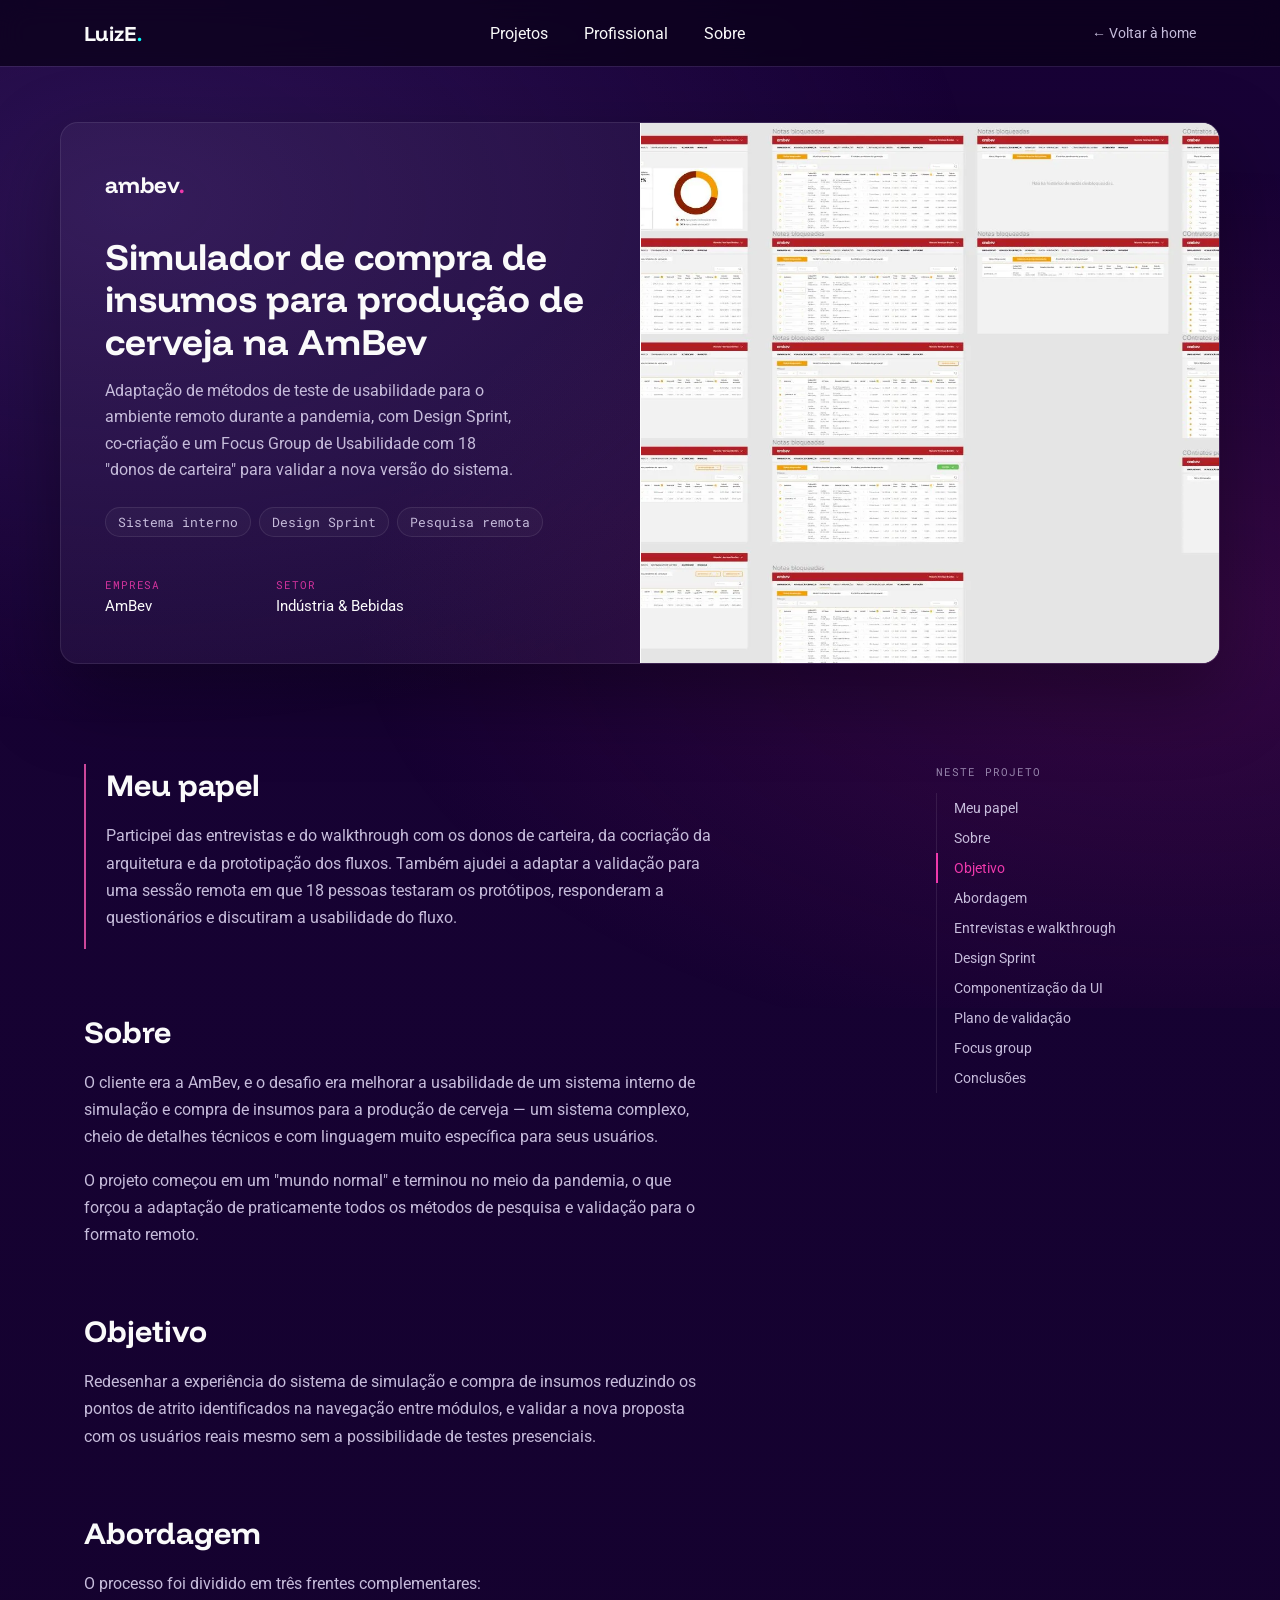
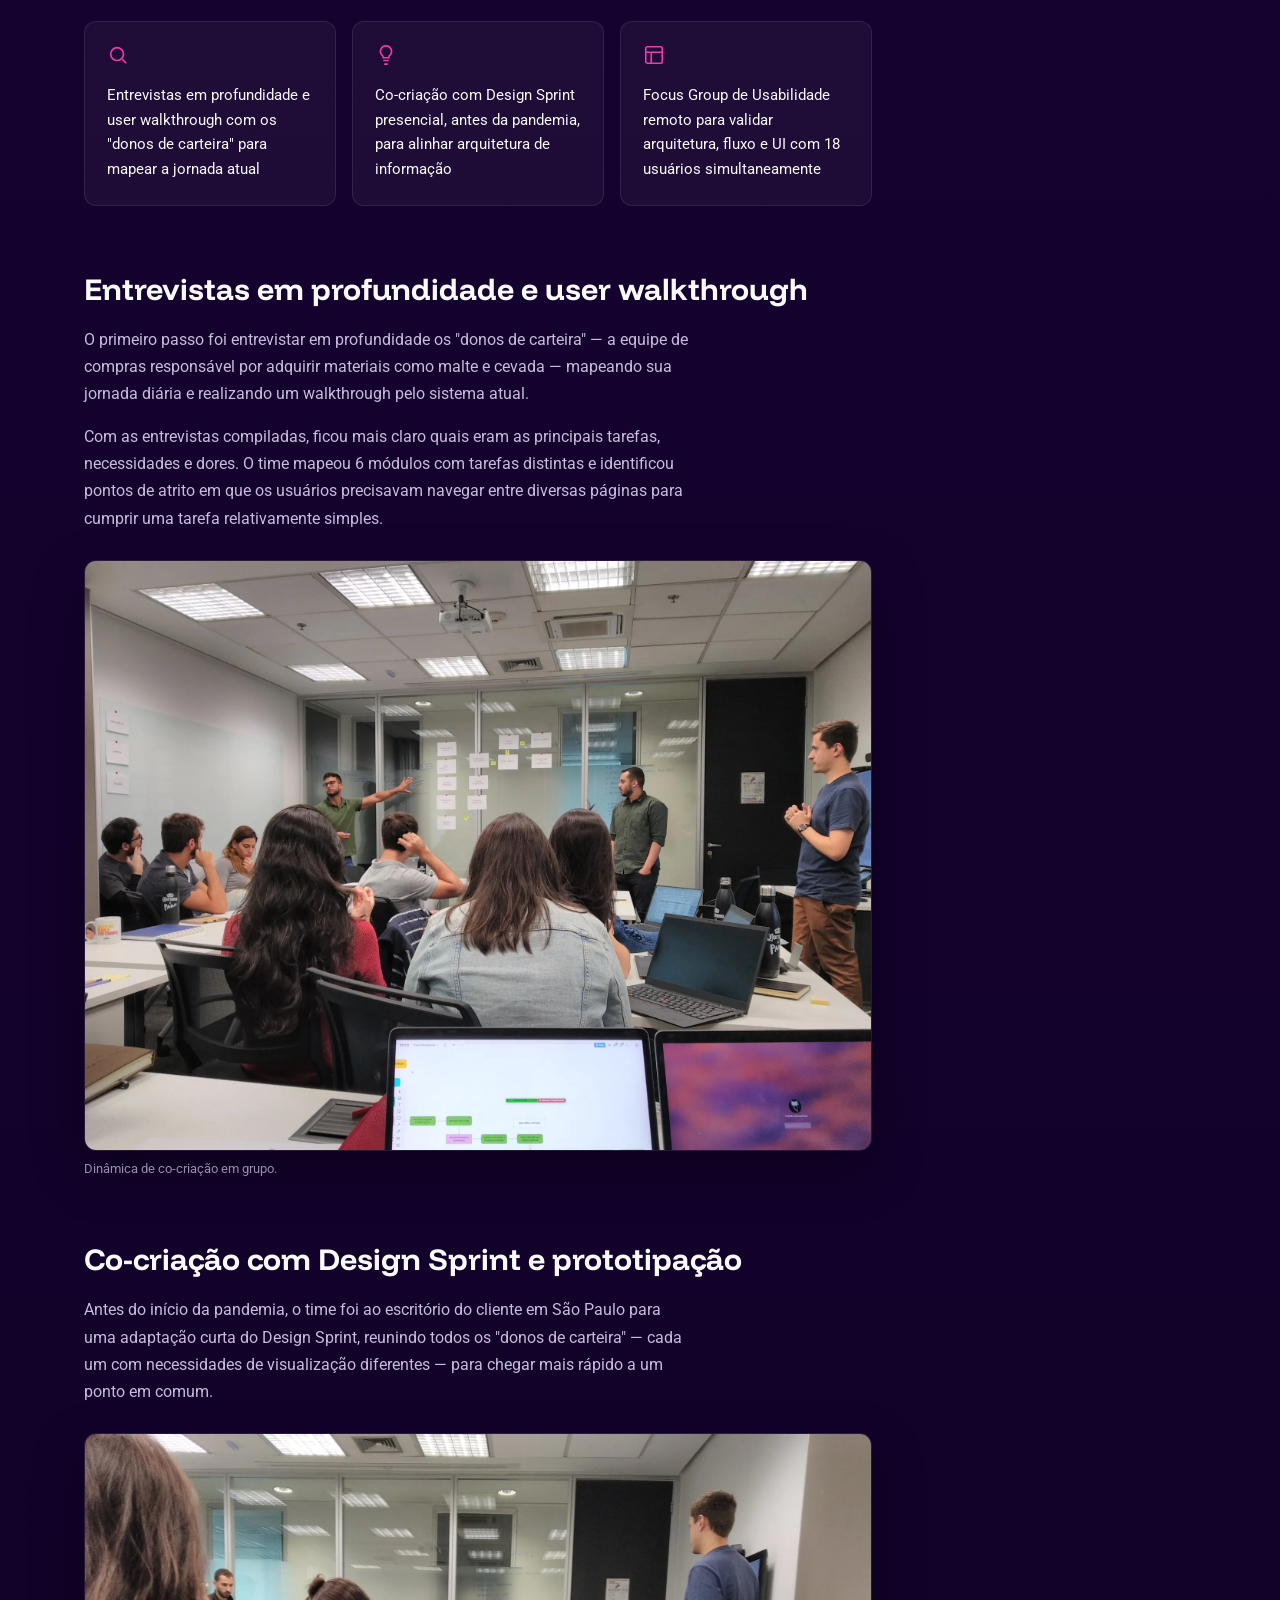
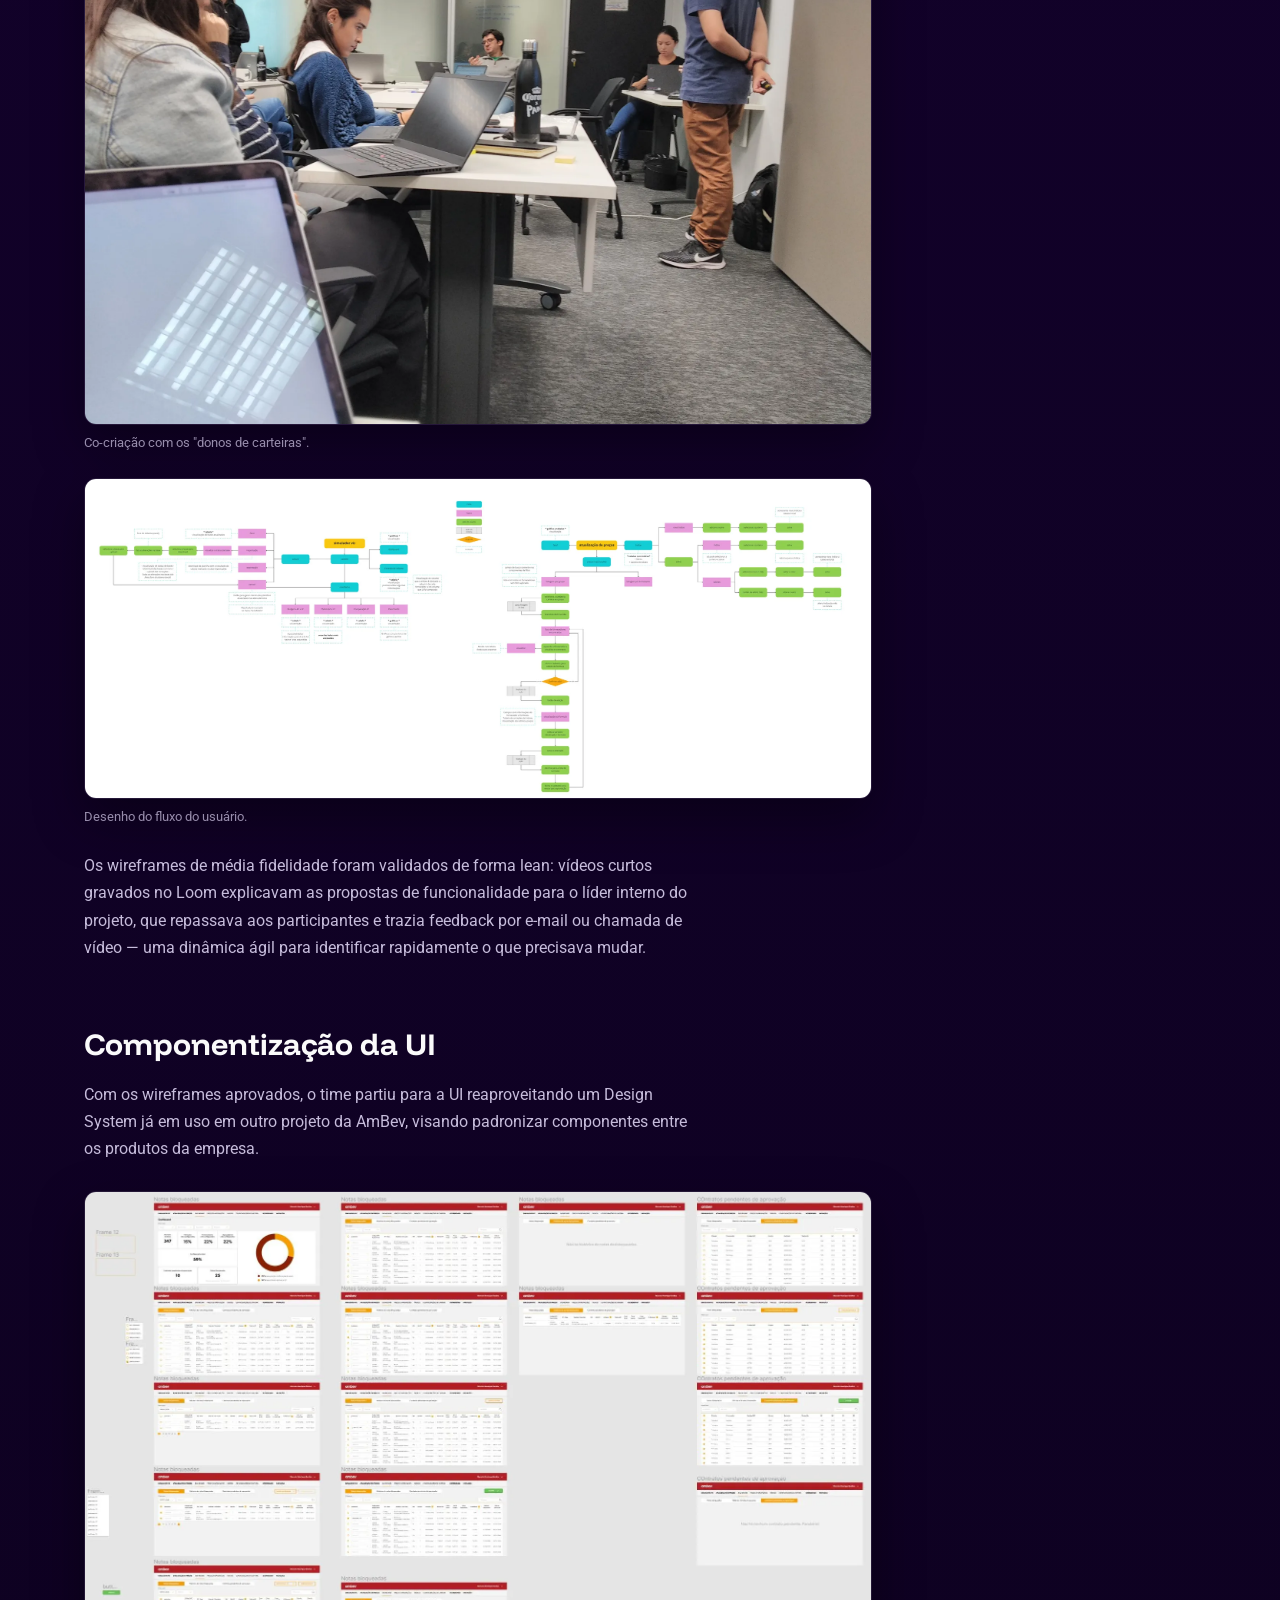
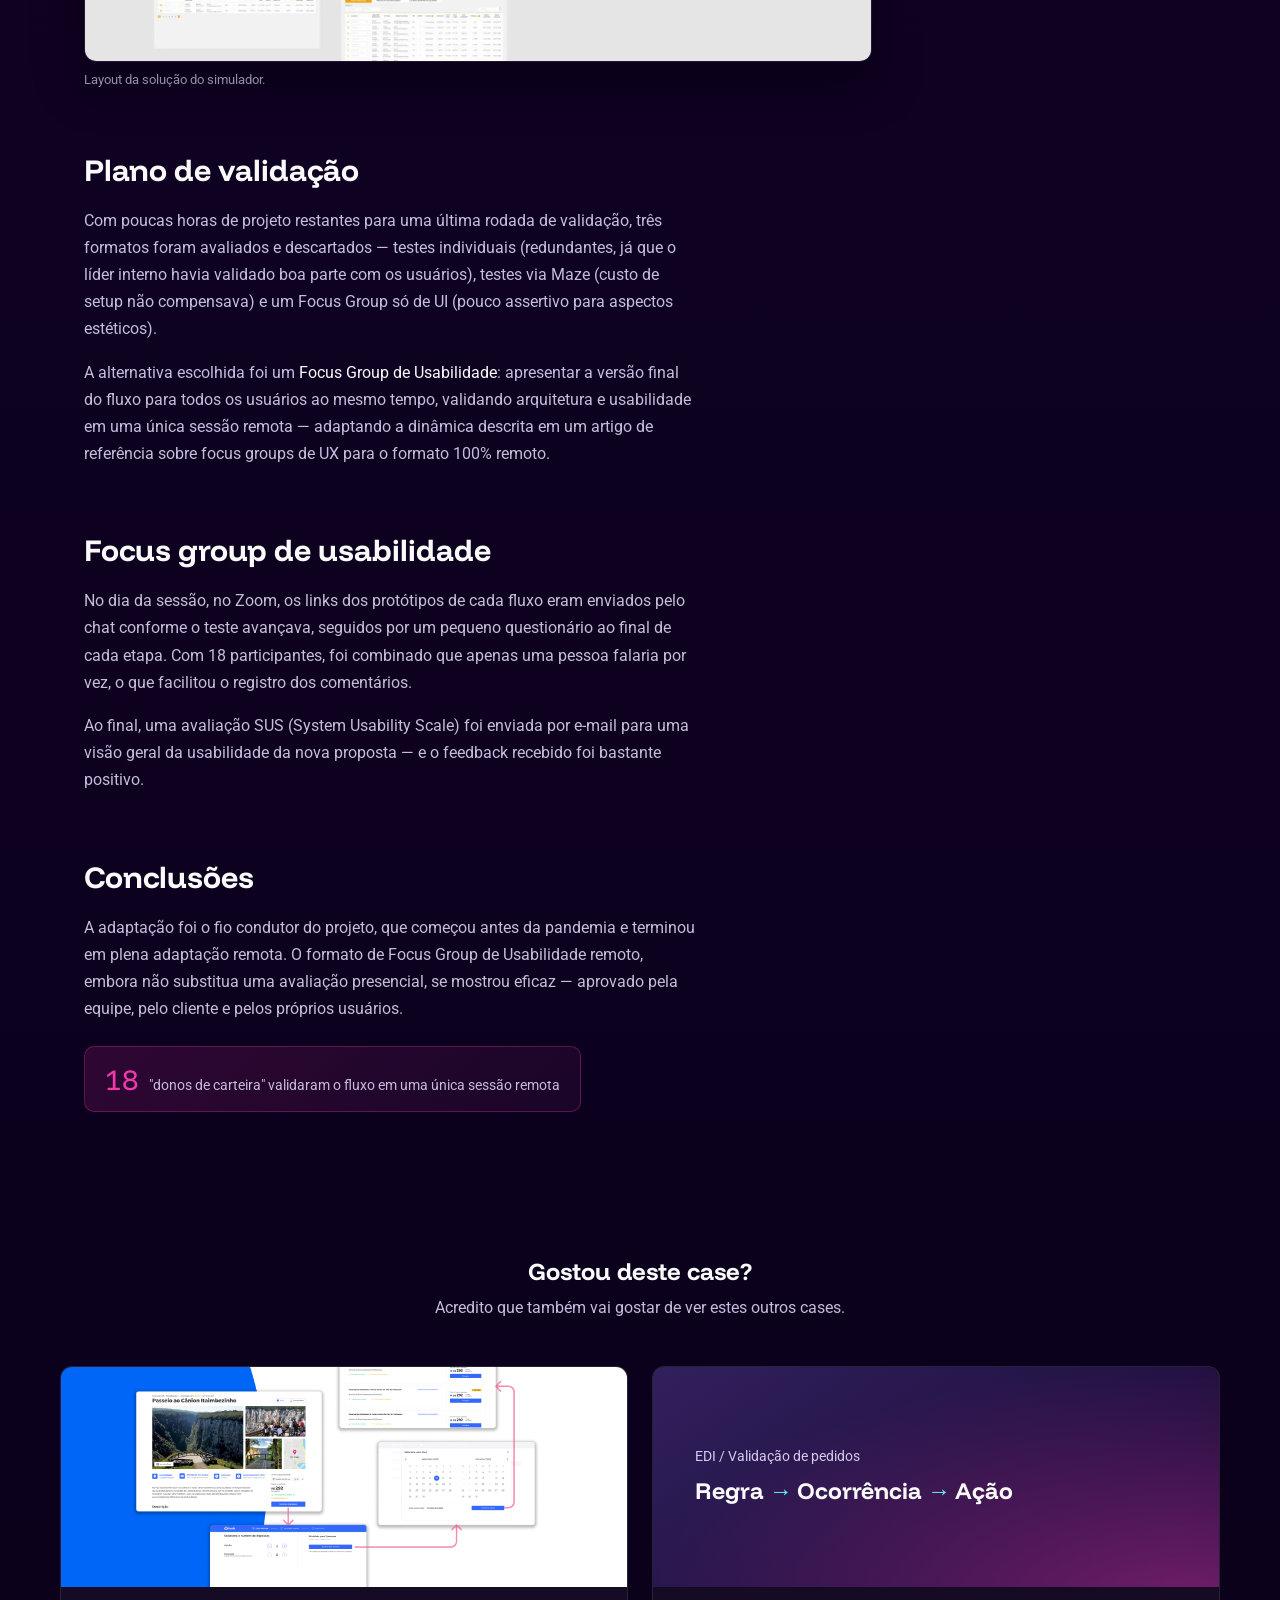
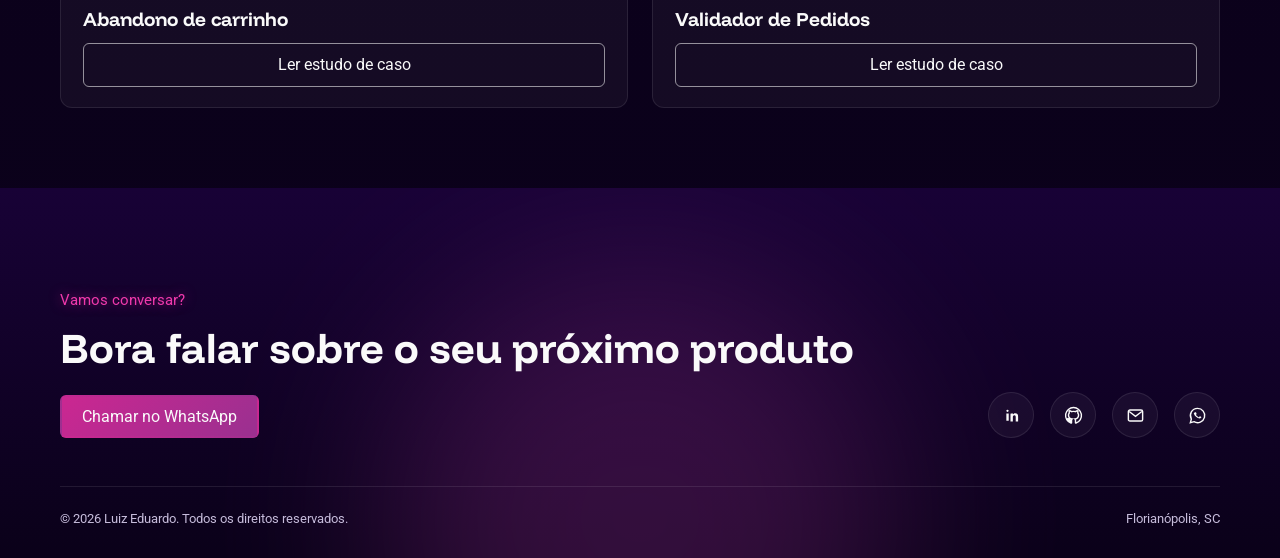
<file: simulador.html>
<!DOCTYPE html>
<html lang="pt-br">
<head>
<meta charset="UTF-8">
<meta name="viewport" content="width=device-width, initial-scale=1.0">
<title>Simulador de compra — AmBev | Luiz Eduardo</title>
<link rel="preconnect" href="https://fonts.googleapis.com">
<link rel="stylesheet" href="./estilos/style-simulador.css">
<link rel="icon" type="image/png" href="./image/favicon-32x32.png">
<link rel="preconnect" href="https://fonts.gstatic.com" crossorigin>
<link href="https://fonts.googleapis.com/css2?family=Roboto:ital,wght@0,100..900;1,100..900&family=Funnel+Display:wght@300..800&family=Roboto+Mono:wght@400;500&display=swap" rel="stylesheet">
<link rel="stylesheet" href="./estilos/refinamentos.css">
</head>
<body>
<header>
  <nav>
    <a href="index.html"><h3>LuizE<span class="dot">.</span></h3></a>
    <ul class="nav-links">
      <li><a href="index.html#projetos">Projetos</a></li>
      <li><a href="index.html#profissional">Profissional</a></li>
      <li><a href="index.html#sobre">Sobre</a></li>
    </ul>
    <a class="back-link" href="index.html#projetos">← Voltar à home</a>
  </nav>
</header>

<section class="case-hero">
  <div class="case-hero-card">
    <div class="case-hero-info">
      <div class="case-logo">ambev<span>.</span></div>
      <h1>Simulador de compra de insumos para produção de cerveja na AmBev</h1>
      <p>Adaptação de métodos de teste de usabilidade para o ambiente remoto durante a pandemia, com Design Sprint, co-criação e um Focus Group de Usabilidade com 18 "donos de carteira" para validar a nova versão do sistema.</p>
      <div class="tags">
        <span class="tag">Sistema interno</span>
        <span class="tag">Design Sprint</span>
        <span class="tag">Pesquisa remota</span>
      </div>
      <div class="meta-grid">
        <div class="meta-item"><div class="label">Empresa</div><div class="value">AmBev</div></div>
        
        <div class="meta-item"><div class="label">Setor</div><div class="value">Indústria & Bebidas</div></div>
      </div>
    </div>
    <div class="case-hero-image">
      <img src="./image/ui-aplicado.webp" alt="Layout da solução do simulador de compra">
    </div>
  </div>
</section>

<div class="case-body">
  <div class="case-content">
    <section class="case-role" aria-labelledby="meu-papel"><h2 id="meu-papel">Meu papel</h2><p>Participei das entrevistas e do walkthrough com os donos de carteira, da cocriação da arquitetura e da prototipação dos fluxos. Também ajudei a adaptar a validação para uma sessão remota em que 18 pessoas testaram os protótipos, responderam a questionários e discutiram a usabilidade do fluxo.</p></section>
    <h2 id="sobre">Sobre</h2>
    <p>O cliente era a AmBev, e o desafio era melhorar a usabilidade de um sistema interno de simulação e compra de insumos para a produção de cerveja — um sistema complexo, cheio de detalhes técnicos e com linguagem muito específica para seus usuários.</p>
    <p>O projeto começou em um "mundo normal" e terminou no meio da pandemia, o que forçou a adaptação de praticamente todos os métodos de pesquisa e validação para o formato remoto.</p>

    <h2 id="objetivo">Objetivo</h2>
    <p>Redesenhar a experiência do sistema de simulação e compra de insumos reduzindo os pontos de atrito identificados na navegação entre módulos, e validar a nova proposta com os usuários reais mesmo sem a possibilidade de testes presenciais.</p>

    <h2 id="abordagem">Abordagem</h2>
    <p>O processo foi dividido em três frentes complementares:</p>
    <div class="approach-cards">
      <div class="approach-card">
        <svg viewBox="0 0 24 24" fill="none" stroke="currentColor" stroke-width="1.8"><circle cx="11" cy="11" r="7"/><path d="m21 21-4.3-4.3"/></svg>
        <p>Entrevistas em profundidade e user walkthrough com os "donos de carteira" para mapear a jornada atual</p>
      </div>
      <div class="approach-card">
        <svg viewBox="0 0 24 24" fill="none" stroke="currentColor" stroke-width="1.8"><path d="M9 18h6M10 22h4M12 2a6 6 0 0 0-4 10.5c.6.6 1 1.4 1 2.5h6c0-1.1.4-1.9 1-2.5A6 6 0 0 0 12 2Z"/></svg>
        <p>Co-criação com Design Sprint presencial, antes da pandemia, para alinhar arquitetura de informação</p>
      </div>
      <div class="approach-card">
        <svg viewBox="0 0 24 24" fill="none" stroke="currentColor" stroke-width="1.8"><rect x="3" y="3" width="18" height="18" rx="2"/><path d="M3 9h18M9 21V9"/></svg>
        <p>Focus Group de Usabilidade remoto para validar arquitetura, fluxo e UI com 18 usuários simultaneamente</p>
      </div>
    </div>

    <h2 id="entrevistas">Entrevistas em profundidade e user walkthrough</h2>
    <p>O primeiro passo foi entrevistar em profundidade os "donos de carteira" — a equipe de compras responsável por adquirir materiais como malte e cevada — mapeando sua jornada diária e realizando um walkthrough pelo sistema atual.</p>
    <p>Com as entrevistas compiladas, ficou mais claro quais eram as principais tarefas, necessidades e dores. O time mapeou 6 módulos com tarefas distintas e identificou pontos de atrito em que os usuários precisavam navegar entre diversas páginas para cumprir uma tarefa relativamente simples.</p>
    <figure>
      <img src="./image/cocriacao.webp" alt="Dinâmica de co-criação em grupo">
      <figcaption>Dinâmica de co-criação em grupo.</figcaption>
    </figure>

    <h2 id="design-sprint">Co-criação com Design Sprint e prototipação</h2>
    <p>Antes do início da pandemia, o time foi ao escritório do cliente em São Paulo para uma adaptação curta do Design Sprint, reunindo todos os "donos de carteira" — cada um com necessidades de visualização diferentes — para chegar mais rápido a um ponto em comum.</p>
    <figure>
      <img src="./image/cocriacao2.webp" alt="Co-criação com os donos de carteiras">
      <figcaption>Co-criação com os "donos de carteiras".</figcaption>
    </figure>
    <figure>
      <img src="./image/user-flow.webp" alt="Desenho do fluxo do usuário">
      <figcaption>Desenho do fluxo do usuário.</figcaption>
    </figure>
    <p>Os wireframes de média fidelidade foram validados de forma lean: vídeos curtos gravados no Loom explicavam as propostas de funcionalidade para o líder interno do projeto, que repassava aos participantes e trazia feedback por e-mail ou chamada de vídeo — uma dinâmica ágil para identificar rapidamente o que precisava mudar.</p>

    <h2 id="ui">Componentização da UI</h2>
    <p>Com os wireframes aprovados, o time partiu para a UI reaproveitando um Design System já em uso em outro projeto da AmBev, visando padronizar componentes entre os produtos da empresa.</p>
    <figure>
      <img src="./image/ui-aplicado.webp" alt="Layout da solução do simulador">
      <figcaption>Layout da solução do simulador.</figcaption>
    </figure>

    <h2 id="validacao">Plano de validação</h2>
    <p>Com poucas horas de projeto restantes para uma última rodada de validação, três formatos foram avaliados e descartados — testes individuais (redundantes, já que o líder interno havia validado boa parte com os usuários), testes via Maze (custo de setup não compensava) e um Focus Group só de UI (pouco assertivo para aspectos estéticos).</p>
    <p>A alternativa escolhida foi um <em>Focus Group de Usabilidade</em>: apresentar a versão final do fluxo para todos os usuários ao mesmo tempo, validando arquitetura e usabilidade em uma única sessão remota — adaptando a dinâmica descrita em um artigo de referência sobre focus groups de UX para o formato 100% remoto.</p>

    <h2 id="focus-group">Focus group de usabilidade</h2>
    <p>No dia da sessão, no Zoom, os links dos protótipos de cada fluxo eram enviados pelo chat conforme o teste avançava, seguidos por um pequeno questionário ao final de cada etapa. Com 18 participantes, foi combinado que apenas uma pessoa falaria por vez, o que facilitou o registro dos comentários.</p>
    <p>Ao final, uma avaliação SUS (System Usability Scale) foi enviada por e-mail para uma visão geral da usabilidade da nova proposta — e o feedback recebido foi bastante positivo.</p>

    <h2 id="conclusoes">Conclusões</h2>
    <p>A adaptação foi o fio condutor do projeto, que começou antes da pandemia e terminou em plena adaptação remota. O formato de Focus Group de Usabilidade remoto, embora não substitua uma avaliação presencial, se mostrou eficaz — aprovado pela equipe, pelo cliente e pelos próprios usuários.</p>
    <div class="stat-line">
      <span class="num">18</span>
      <span class="desc">"donos de carteira" validaram o fluxo em uma única sessão remota</span>
    </div>
  </div>

  <aside class="toc">
    <div class="toc-label">Neste projeto</div>
    <ul id="tocList">
      <li><a href="#meu-papel">Meu papel</a></li>
      <li><a href="#sobre">Sobre</a></li>
      <li><a href="#objetivo">Objetivo</a></li>
      <li><a href="#abordagem">Abordagem</a></li>
      <li><a href="#entrevistas">Entrevistas e walkthrough</a></li>
      <li><a href="#design-sprint">Design Sprint</a></li>
      <li><a href="#ui">Componentização da UI</a></li>
      <li><a href="#validacao">Plano de validação</a></li>
      <li><a href="#focus-group">Focus group</a></li>
      <li><a href="#conclusoes">Conclusões</a></li>
    </ul>
  </aside>
</div>

<section class="related">
  <h2>Gostou deste case?</h2>
  <p class="center">Acredito que também vai gostar de ver estes outros cases.</p>
  <div class="related-grid">
    <a class="related-card" href="abandono.html">
      <img src="./image/capa-abandono.png" alt="Capa do case Abandono de carrinho">
      <div class="rc-body">
        <h3>Abandono de carrinho</h3>
        <span class="rc-link">Ler estudo de caso</span>
      </div>
    </a>
    <a class="related-card" href="validador.html"><div class="validator-art" aria-hidden="true"><span>EDI / Validação de pedidos</span><strong>Regra <b>→</b> Ocorrência <b>→</b> Ação</strong></div><div class="rc-body"><h3>Validador de Pedidos</h3><span class="rc-link">Ler estudo de caso</span></div></a>
  </div>
</section>

<footer>
  <span class="blob"></span>
  <div class="footer-container">
    <div class="footer-top">
      <div>
        <p class="menor">Vamos conversar?</p>
        <h2>Bora falar sobre o seu próximo produto</h2>
        <a class="btn_hero primary" href="https://wa.me/5548999221465?text=Oi%20Luiz,%20acabei%20de%20visualizar%20seu%20portfólio%20e%20gostaria%20de%20conversar." target="_blank" rel="noopener noreferrer">Chamar no WhatsApp</a>
      </div>
      <div class="socials">
        <a href="https://www.linkedin.com/in/luizluckner/" aria-label="LinkedIn" target="_blank" rel="noopener noreferrer">
          <svg viewBox="0 0 24 24" fill="none" stroke-width="2"><path d="M6.94 7.5a1.44 1.44 0 1 0 0-2.88 1.44 1.44 0 0 0 0 2.88ZM5.5 9.5h3v9h-3v-9Zm5.5 0h2.87v1.23h.04c.4-.75 1.38-1.55 2.84-1.55 3.04 0 3.6 2 3.6 4.6v5.72h-3v-5.07c0-1.21-.02-2.77-1.69-2.77-1.69 0-1.95 1.32-1.95 2.68v5.16h-3v-9Z" fill="currentColor" stroke="none"/></svg>
        </a>
        <a href="https://github.com/luizluckner" aria-label="GitHub" target="_blank" rel="noopener noreferrer">
          <svg viewBox="0 0 24 24" fill="none" stroke="currentColor" stroke-width="1.8"><path d="M12 2a10 10 0 0 0-3.16 19.49c.5.1.68-.22.68-.48v-1.7c-2.78.6-3.37-1.34-3.37-1.34-.46-1.16-1.11-1.47-1.11-1.47-.91-.62.07-.6.07-.6 1 .07 1.53 1.03 1.53 1.03.9 1.53 2.36 1.09 2.93.83.09-.65.35-1.09.64-1.34-2.22-.25-4.56-1.11-4.56-4.95 0-1.1.39-1.99 1.03-2.69-.1-.25-.45-1.27.1-2.65 0 0 .84-.27 2.75 1.02a9.5 9.5 0 0 1 5 0c1.9-1.29 2.75-1.02 2.75-1.02.55 1.38.2 2.4.1 2.65.64.7 1.03 1.59 1.03 2.69 0 3.85-2.35 4.7-4.58 4.94.36.31.68.92.68 1.85v2.75c0 .26.18.58.69.48A10 10 0 0 0 12 2Z"/></svg>
        </a>
        <a href="mailto:luiz.luckner@gmail.com" aria-label="E-mail">
          <svg viewBox="0 0 24 24" fill="none" stroke="currentColor" stroke-width="1.8"><rect x="3" y="5" width="18" height="14" rx="2"/><path d="m4 7 8 6 8-6"/></svg>
        </a>
        <a href="https://wa.me/5548999221465" aria-label="WhatsApp" target="_blank" rel="noopener noreferrer">
          <svg viewBox="0 0 24 24" fill="none" stroke="currentColor" stroke-width="1.8"><path d="M12 3a9 9 0 0 0-7.75 13.5L3 21l4.6-1.21A9 9 0 1 0 12 3Z"/><path d="M8.5 8.5c.3-.7 1-.6 1.5-.5.3.7.7 1.5.8 1.7.1.2 0 .4-.1.6-.4.5-.8.7-.5 1.2.4.7 1.6 2 3 2.6.4.2.6.1.9-.2.3-.4.7-.9.9-.9.2 0 1.5.6 1.7.8.2.2.2.5.1.8-.2.6-1.1 1.1-1.7 1.1-1.4.1-3.6-.7-5.3-2.4-1.5-1.5-2.3-3.1-2.4-3.9 0-.4.1-.9.4-1.2Z" fill="currentColor" stroke="none"/></svg>
        </a>
      </div>
    </div>
    <div class="footer-bottom">
      <span>© 2026 Luiz Eduardo. Todos os direitos reservados.</span>
      <span>Florianópolis, SC</span>
    </div>
  </div>
</footer>

<script>
  // Scrollspy: destaca no sumário lateral a seção que está visível na tela
  const tocLinks = document.querySelectorAll('#tocList a');
  const sections = [...tocLinks].map(link => document.querySelector(link.getAttribute('href')));

  const spyObserver = new IntersectionObserver((entries) => {
    entries.forEach(entry => {
      const link = document.querySelector(`#tocList a[href="#${entry.target.id}"]`);
      if (entry.isIntersecting) {
        tocLinks.forEach(l => l.classList.remove('active'));
        link.classList.add('active');
      }
    });
  }, { rootMargin: '-40% 0px -50% 0px' }); // considera "ativa" a seção perto do meio da tela

  sections.forEach(section => { if (section) spyObserver.observe(section); });
</script>
</body>
</html>
</file>
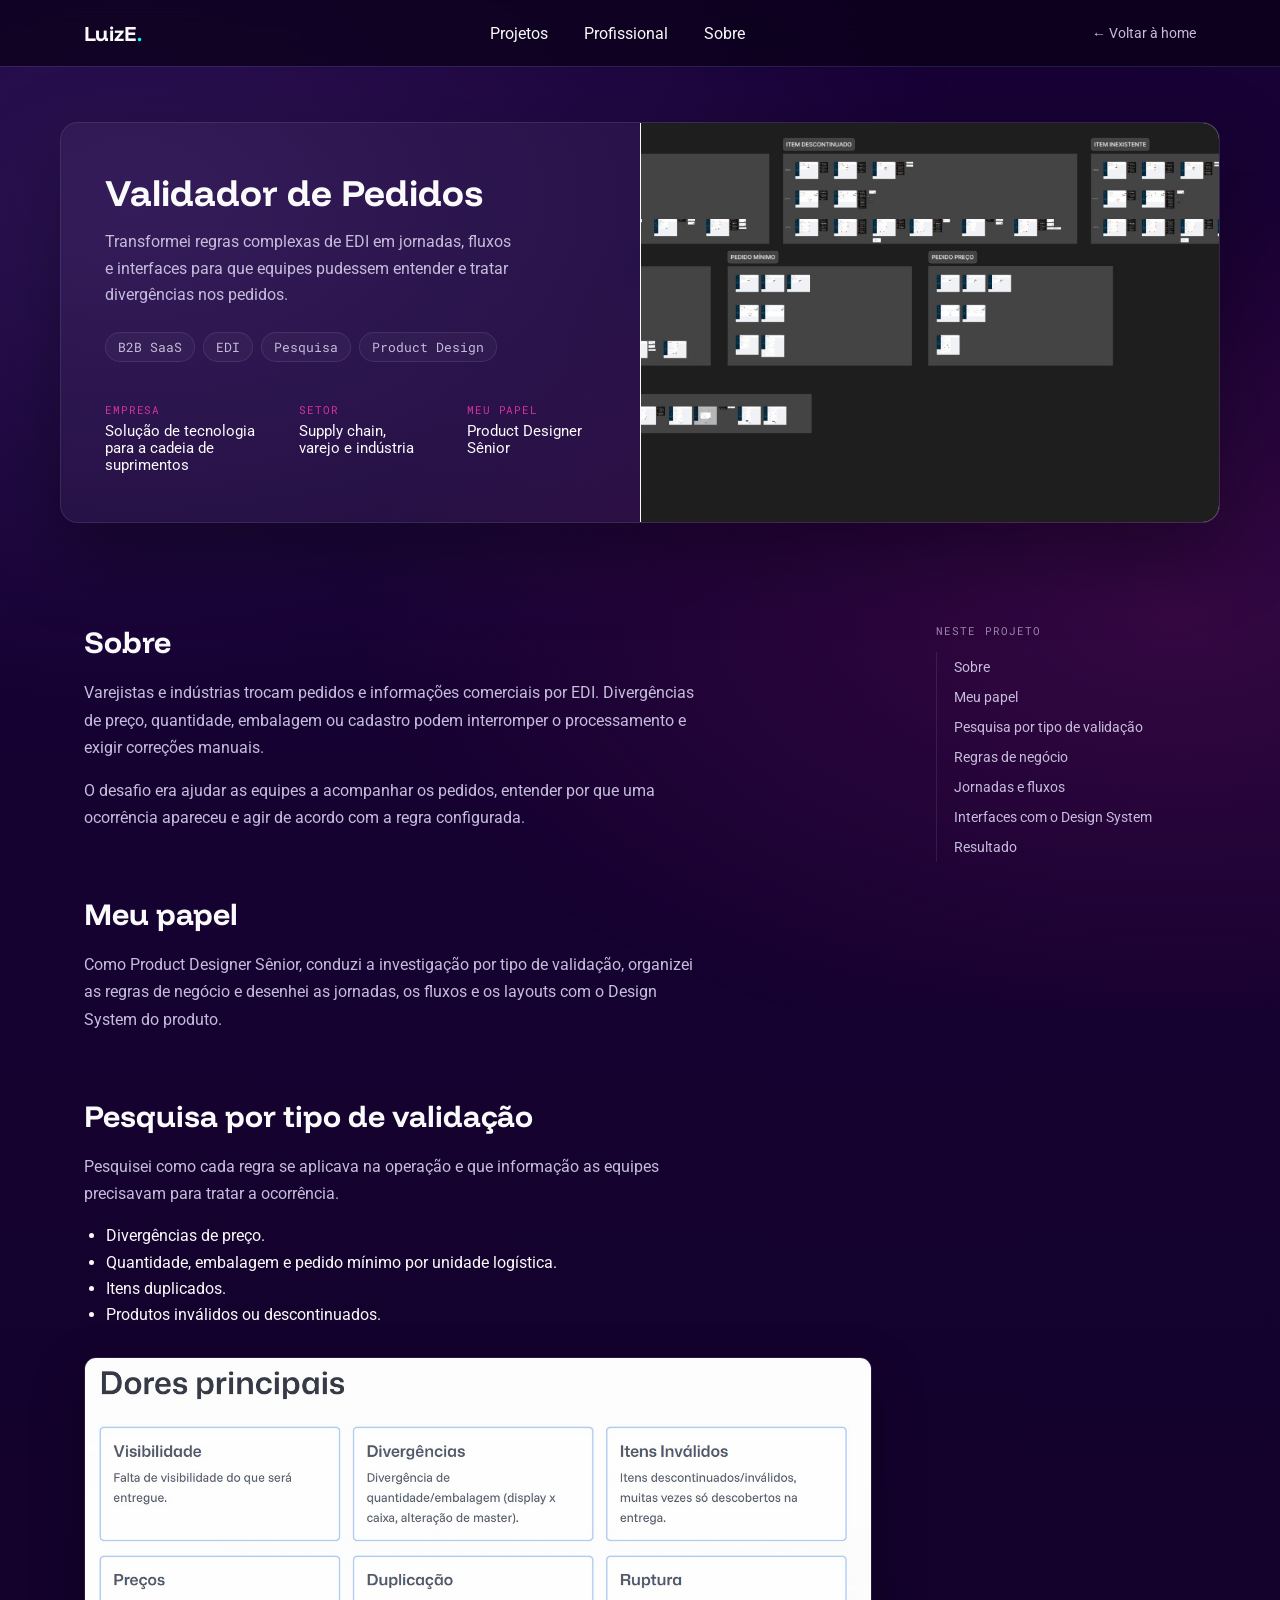
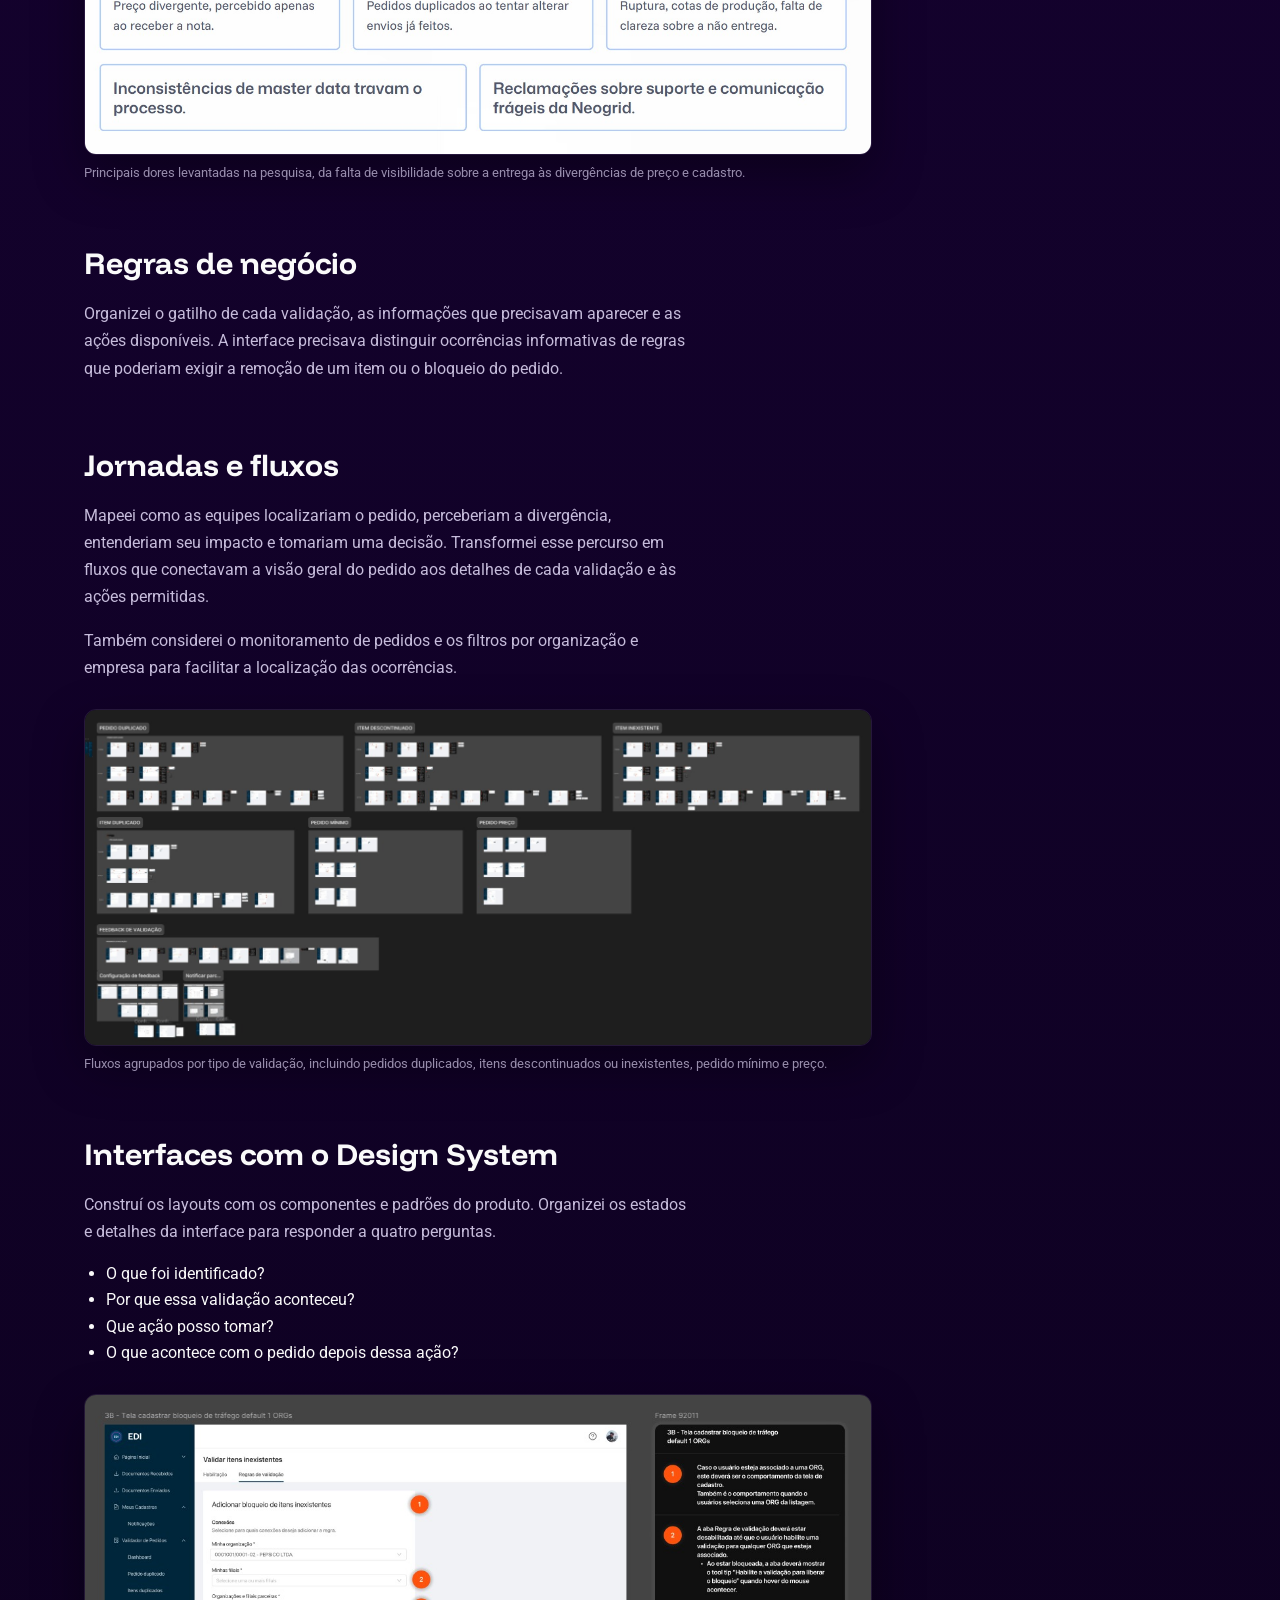
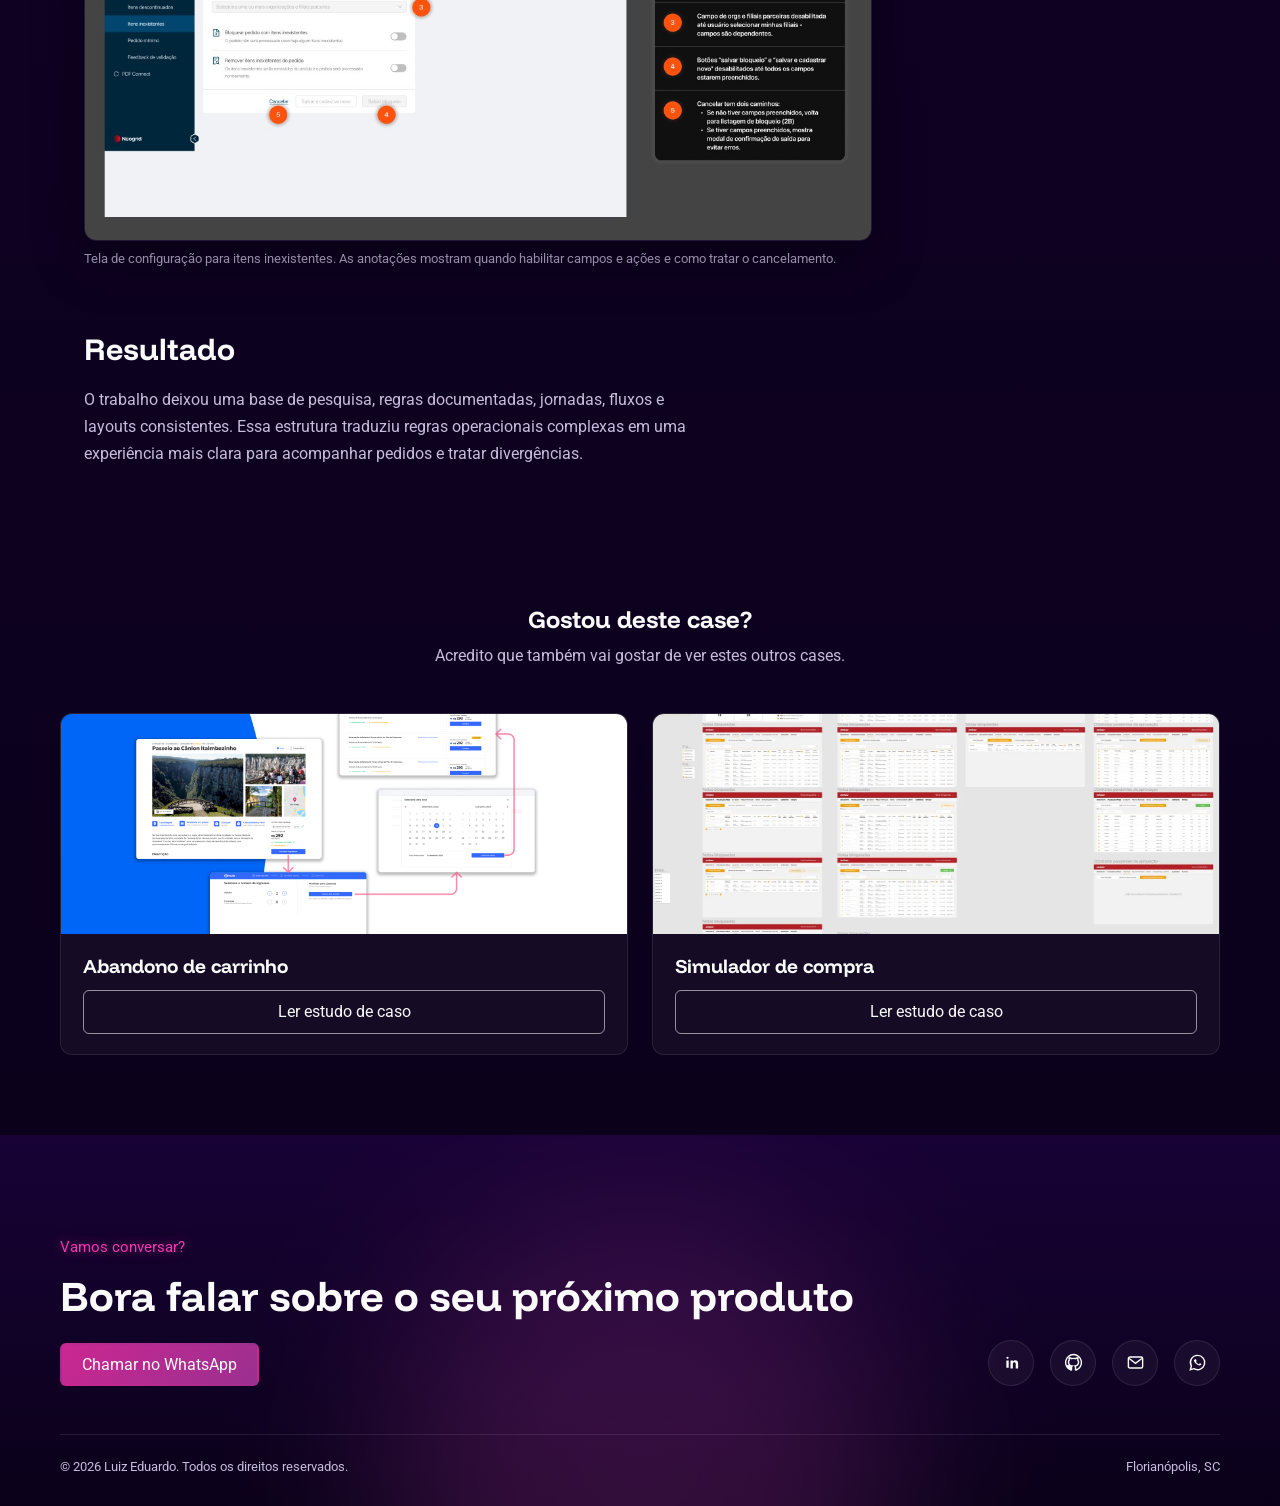
<file: validador.html>
<!DOCTYPE html>
<html lang="pt-br">
<head>
<meta charset="UTF-8">
<meta name="viewport" content="width=device-width, initial-scale=1.0">
<title>Validador de Pedidos | Luiz Eduardo</title>
<link rel="preconnect" href="https://fonts.googleapis.com">
<link rel="stylesheet" href="./estilos/style-simulador.css">
<link rel="icon" type="image/png" href="./image/favicon-32x32.png">
<link rel="preconnect" href="https://fonts.gstatic.com" crossorigin>
<link href="https://fonts.googleapis.com/css2?family=Roboto:ital,wght@0,100..900;1,100..900&family=Funnel+Display:wght@300..800&family=Roboto+Mono:wght@400;500&display=swap" rel="stylesheet">
<link rel="stylesheet" href="./estilos/refinamentos.css">
</head>
<body class="validator-page">
<header>
  <nav>
    <a href="index.html"><h3>LuizE<span class="dot">.</span></h3></a>
    <ul class="nav-links">
      <li><a href="index.html#projetos">Projetos</a></li>
      <li><a href="index.html#profissional">Profissional</a></li>
      <li><a href="index.html#sobre">Sobre</a></li>
    </ul>
    <a class="back-link" href="index.html#projetos">← Voltar à home</a>
  </nav>
</header>

<main>
<section class="case-hero">
  <div class="case-hero-card">
    <div class="case-hero-info">
      <h1>Validador de Pedidos</h1>
      <p>Transformei regras complexas de EDI em jornadas, fluxos e interfaces para que equipes pudessem entender e tratar divergências nos pedidos.</p>
      <div class="tags"><span class="tag">B2B SaaS</span><span class="tag">EDI</span><span class="tag">Pesquisa</span><span class="tag">Product Design</span></div>
      <div class="meta-grid"><div class="meta-item"><div class="label">Empresa</div><div class="value">Solução de tecnologia para a cadeia de suprimentos</div></div><div class="meta-item"><div class="label">Setor</div><div class="value">Supply chain, varejo e indústria</div></div><div class="meta-item"><div class="label">Meu papel</div><div class="value">Product Designer Sênior</div></div></div>
    </div>
    <a class="case-hero-image validator-hero-preview" href="./image/validador-fluxos.jpeg" target="_blank" rel="noopener noreferrer" aria-label="Ampliar visão geral dos fluxos de validação">
      <img src="./image/validador-fluxos.jpeg" width="1600" height="681" alt="Mapa de telas agrupadas por tipo de validação de pedidos.">
    </a>
  </div>
</section>
<div class="case-body">
  <article class="case-content">
    <h2 id="sobre">Sobre</h2>
    <p>Varejistas e indústrias trocam pedidos e informações comerciais por EDI. Divergências de preço, quantidade, embalagem ou cadastro podem interromper o processamento e exigir correções manuais.</p><p>O desafio era ajudar as equipes a acompanhar os pedidos, entender por que uma ocorrência apareceu e agir de acordo com a regra configurada.</p>
    <h2 id="meu-papel">Meu papel</h2>
    <p>Como Product Designer Sênior, conduzi a investigação por tipo de validação, organizei as regras de negócio e desenhei as jornadas, os fluxos e os layouts com o Design System do produto.</p>
    <h2 id="pesquisa">Pesquisa por tipo de validação</h2>
    <p>Pesquisei como cada regra se aplicava na operação e que informação as equipes precisavam para tratar a ocorrência.</p><ul><li>Divergências de preço.</li><li>Quantidade, embalagem e pedido mínimo por unidade logística.</li><li>Itens duplicados.</li><li>Produtos inválidos ou descontinuados.</li></ul>
    <figure>
      <a href="./image/validador-pesquisa.jpeg" target="_blank" rel="noopener noreferrer" aria-label="Ampliar imagem: Síntese da pesquisa com problemas de visibilidade, quantidade, embalagem, itens inválidos, preços e duplicação.">
        <img src="./image/validador-pesquisa.jpeg" width="1447" height="730" loading="lazy" decoding="async" alt="Síntese da pesquisa com problemas de visibilidade, quantidade, embalagem, itens inválidos, preços e duplicação.">
      </a>
      <figcaption>Principais dores levantadas na pesquisa, da falta de visibilidade sobre a entrega às divergências de preço e cadastro.</figcaption>
    </figure>
    <h2 id="regras">Regras de negócio</h2>
    <p>Organizei o gatilho de cada validação, as informações que precisavam aparecer e as ações disponíveis. A interface precisava distinguir ocorrências informativas de regras que poderiam exigir a remoção de um item ou o bloqueio do pedido.</p>
    <h2 id="jornadas">Jornadas e fluxos</h2>
    <p>Mapeei como as equipes localizariam o pedido, perceberiam a divergência, entenderiam seu impacto e tomariam uma decisão. Transformei esse percurso em fluxos que conectavam a visão geral do pedido aos detalhes de cada validação e às ações permitidas.</p><p>Também considerei o monitoramento de pedidos e os filtros por organização e empresa para facilitar a localização das ocorrências.</p>
    <figure>
      <a href="./image/validador-fluxos.jpeg" target="_blank" rel="noopener noreferrer" aria-label="Ampliar imagem: Mapa de telas agrupadas por tipo de validação e por feedback enviado às equipes.">
        <img src="./image/validador-fluxos.jpeg" width="1600" height="681" loading="lazy" decoding="async" alt="Mapa de telas agrupadas por tipo de validação e por feedback enviado às equipes.">
      </a>
      <figcaption>Fluxos agrupados por tipo de validação, incluindo pedidos duplicados, itens descontinuados ou inexistentes, pedido mínimo e preço.</figcaption>
    </figure>
    <h2 id="interfaces">Interfaces com o Design System</h2>
    <p>Construí os layouts com os componentes e padrões do produto. Organizei os estados e detalhes da interface para responder a quatro perguntas.</p><ul><li>O que foi identificado?</li><li>Por que essa validação aconteceu?</li><li>Que ação posso tomar?</li><li>O que acontece com o pedido depois dessa ação?</li></ul>
    <figure>
      <a href="./image/validador-interface.jpeg" target="_blank" rel="noopener noreferrer" aria-label="Ampliar imagem: Tela anotada de configuração de uma regra para bloquear pedidos ou remover itens inexistentes.">
        <img src="./image/validador-interface.jpeg" width="1197" height="677" loading="lazy" decoding="async" alt="Tela anotada de configuração de uma regra para bloquear pedidos ou remover itens inexistentes.">
      </a>
      <figcaption>Tela de configuração para itens inexistentes. As anotações mostram quando habilitar campos e ações e como tratar o cancelamento.</figcaption>
    </figure>
    <h2 id="resultado">Resultado</h2>
    <p>O trabalho deixou uma base de pesquisa, regras documentadas, jornadas, fluxos e layouts consistentes. Essa estrutura traduziu regras operacionais complexas em uma experiência mais clara para acompanhar pedidos e tratar divergências.</p>
  </article>
  <aside class="toc" aria-label="Neste projeto">
    <div class="toc-label">Neste projeto</div>
    <ul id="tocList"><li><a href="#sobre">Sobre</a></li><li><a href="#meu-papel">Meu papel</a></li><li><a href="#pesquisa">Pesquisa por tipo de validação</a></li><li><a href="#regras">Regras de negócio</a></li><li><a href="#jornadas">Jornadas e fluxos</a></li><li><a href="#interfaces">Interfaces com o Design System</a></li><li><a href="#resultado">Resultado</a></li></ul>
  </aside>
</div>
<section class="related">
  <h2>Gostou deste case?</h2>
  <p class="center">Acredito que também vai gostar de ver estes outros cases.</p>
  <div class="related-grid">
    <a class="related-card" href="abandono.html">
      <img src="./image/capa-abandono.png" alt="Capa do case Abandono de carrinho">
      <div class="rc-body">
        <h3>Abandono de carrinho</h3>
        <span class="rc-link">Ler estudo de caso</span>
      </div>
    </a>
    <a class="related-card" href="simulador.html"><img src="./image/ui-aplicado.webp" alt="Interface do simulador da Ambev"><div class="rc-body"><h3>Simulador de compra</h3><span class="rc-link">Ler estudo de caso</span></div></a>
  </div>
</section>


</main>
<footer>
  <span class="blob"></span>
  <div class="footer-container">
    <div class="footer-top">
      <div>
        <p class="menor">Vamos conversar?</p>
        <h2>Bora falar sobre o seu próximo produto</h2>
        <a class="btn_hero primary" href="https://wa.me/5548999221465?text=Oi%20Luiz,%20acabei%20de%20visualizar%20seu%20portfólio%20e%20gostaria%20de%20conversar." target="_blank" rel="noopener noreferrer">Chamar no WhatsApp</a>
      </div>
      <div class="socials">
        <a href="https://www.linkedin.com/in/luizluckner/" aria-label="LinkedIn" target="_blank" rel="noopener noreferrer">
          <svg viewBox="0 0 24 24" fill="none" stroke-width="2"><path d="M6.94 7.5a1.44 1.44 0 1 0 0-2.88 1.44 1.44 0 0 0 0 2.88ZM5.5 9.5h3v9h-3v-9Zm5.5 0h2.87v1.23h.04c.4-.75 1.38-1.55 2.84-1.55 3.04 0 3.6 2 3.6 4.6v5.72h-3v-5.07c0-1.21-.02-2.77-1.69-2.77-1.69 0-1.95 1.32-1.95 2.68v5.16h-3v-9Z" fill="currentColor" stroke="none"/></svg>
        </a>
        <a href="https://github.com/luizluckner" aria-label="GitHub" target="_blank" rel="noopener noreferrer">
          <svg viewBox="0 0 24 24" fill="none" stroke="currentColor" stroke-width="1.8"><path d="M12 2a10 10 0 0 0-3.16 19.49c.5.1.68-.22.68-.48v-1.7c-2.78.6-3.37-1.34-3.37-1.34-.46-1.16-1.11-1.47-1.11-1.47-.91-.62.07-.6.07-.6 1 .07 1.53 1.03 1.53 1.03.9 1.53 2.36 1.09 2.93.83.09-.65.35-1.09.64-1.34-2.22-.25-4.56-1.11-4.56-4.95 0-1.1.39-1.99 1.03-2.69-.1-.25-.45-1.27.1-2.65 0 0 .84-.27 2.75 1.02a9.5 9.5 0 0 1 5 0c1.9-1.29 2.75-1.02 2.75-1.02.55 1.38.2 2.4.1 2.65.64.7 1.03 1.59 1.03 2.69 0 3.85-2.35 4.7-4.58 4.94.36.31.68.92.68 1.85v2.75c0 .26.18.58.69.48A10 10 0 0 0 12 2Z"/></svg>
        </a>
        <a href="mailto:luiz.luckner@gmail.com" aria-label="E-mail">
          <svg viewBox="0 0 24 24" fill="none" stroke="currentColor" stroke-width="1.8"><rect x="3" y="5" width="18" height="14" rx="2"/><path d="m4 7 8 6 8-6"/></svg>
        </a>
        <a href="https://wa.me/5548999221465" aria-label="WhatsApp" target="_blank" rel="noopener noreferrer">
          <svg viewBox="0 0 24 24" fill="none" stroke="currentColor" stroke-width="1.8"><path d="M12 3a9 9 0 0 0-7.75 13.5L3 21l4.6-1.21A9 9 0 1 0 12 3Z"/><path d="M8.5 8.5c.3-.7 1-.6 1.5-.5.3.7.7 1.5.8 1.7.1.2 0 .4-.1.6-.4.5-.8.7-.5 1.2.4.7 1.6 2 3 2.6.4.2.6.1.9-.2.3-.4.7-.9.9-.9.2 0 1.5.6 1.7.8.2.2.2.5.1.8-.2.6-1.1 1.1-1.7 1.1-1.4.1-3.6-.7-5.3-2.4-1.5-1.5-2.3-3.1-2.4-3.9 0-.4.1-.9.4-1.2Z" fill="currentColor" stroke="none"/></svg>
        </a>
      </div>
    </div>
    <div class="footer-bottom">
      <span>© 2026 Luiz Eduardo. Todos os direitos reservados.</span>
      <span>Florianópolis, SC</span>
    </div>
  </div>
</footer>

<script>
  // Scrollspy: destaca no sumário lateral a seção que está visível na tela
  const tocLinks = document.querySelectorAll('#tocList a');
  const sections = [...tocLinks].map(link => document.querySelector(link.getAttribute('href')));

  const spyObserver = new IntersectionObserver((entries) => {
    entries.forEach(entry => {
      const link = document.querySelector(`#tocList a[href="#${entry.target.id}"]`);
      if (entry.isIntersecting) {
        tocLinks.forEach(l => l.classList.remove('active'));
        link.classList.add('active');
      }
    });
  }, { rootMargin: '-40% 0px -50% 0px' }); // considera "ativa" a seção perto do meio da tela

  sections.forEach(section => { if (section) spyObserver.observe(section); });
</script>
</body>
</html>
</file>
<file: estilos/style.css>
/* =========================================================
   PALETA — extraída de verdade da sua imagem bg-hero.jpg
   (indigo profundo -> roxo -> magenta -> rosa vibrante)
   ========================================================= */
* { margin:0; padding:0; box-sizing:border-box; }

:root{
  --white:#fafafa;
  --black:#1e1e1e;
  --bg-0:#0a0119;
  --bg-1:#180236;
  --bg-2:#2b1856;
  --purple:#4a337d;
  --violet:#5c3788;
  --magenta:#9a3090;
  --pink:#cb2791;
  --pink-bright:#ef39ac;
  --muted:#c6bcdb;
  --glass:rgba(255,255,255,.045);
  --glass-border:rgba(255,255,255,.09);
}

body{
  font-family:"Roboto", serif;
  background:
    radial-gradient(ellipse at 0% 36%, rgba(92, 55, 136, .28), transparent 34%),
    radial-gradient(ellipse at 100% 60%, rgba(154, 48, 144, .19), transparent 33%),
    radial-gradient(ellipse at 50% 100%, rgba(154, 48, 144, .18), transparent 27%),
    linear-gradient(180deg, var(--bg-1), var(--bg-0));
  color:var(--white);
  overflow-x:hidden;
}

h1,h2,h3{ font-family:"Funnel Display", serif; font-style:normal; }
h1{ font-size:4em; font-weight:800; }
h2{ font-size:2.6em; }
h3{ font-size:1.6em; }
p{ line-height:1.6em; }
img{ max-width:100%; display:block; }

::selection{ background:var(--pink); color:var(--white); }

/* ---------- MENU ---------- */
header{
  position:fixed; top:0; width:100%; z-index:100;
  color:var(--white);
  transition:background-color .35s ease, backdrop-filter .35s ease, box-shadow .35s ease;
}
header.scrolled{
  background-color:rgba(10,1,25,.65);
  backdrop-filter:blur(14px);
  box-shadow:0 1px 0 var(--glass-border);
}

.dot {
  color: #00ffff;
  /*font-size: 1.2em;*/
}

nav{
  padding:22px 24px; margin:auto; max-width:1200px;
  display:flex; justify-content:space-between; align-items:center;
}
header > menu > nav > a{ text-decoration:none; color:var(--white); }
ul{ display:flex; justify-content:center; align-items:center; gap:40px; list-style:none; }
header > menu > nav > ul > li > a{
  color:var(--white); text-decoration:none; position:relative; padding-bottom:4px;
}
header > menu > nav > ul > li > a::after{
  content:''; position:absolute; left:0; bottom:0; width:0; height:2px;
  background:var(--pink-bright); transition:width .25s ease;
}
header > menu > nav > ul > li > a:hover::after{ width:100%; }

.nav-toggle{
  display:none; background:none; border:none; cursor:pointer; padding:6px; z-index:110;
}
.nav-toggle span{ display:block; width:24px; height:2px; background:var(--white); margin:5px 0; transition:.25s; }

/* ---------- HERO ---------- */
.bg-hero{
  position:absolute; width:100%; height:100vh;
  background-image:url('../image/hero-textura.jpg');
  background-repeat:no-repeat; background-size:cover; background-position:center;
  z-index:-2;
}
.bg-hero::after{
  content:''; width:100%; height:100vh;
  background-color:rgba(10,1,25,.25);
  backdrop-filter:blur(40px);
  position:absolute;
}
#hero{
  height:100vh; width:100%;
  display:flex; justify-content:center; align-items:center; gap:48px;
  padding:0 24px;
}
#hero .menor{
  color:aqua;
  /*text-shadow:0 0 12px rgba(239,57,172,.55);*/
  font-size:.95em; letter-spacing:.02em;
}
#presentation{ max-width:560px; }
#presentation h1{ margin-bottom:16px; font-size:clamp(2.4em, 5.5vw, 4em); }
#presentation p{ max-width:450px; line-height:1.6em; color:var(--muted); }

.action{ display:flex; gap:12px; margin-top:28px; flex-wrap:wrap; }
.btn_hero{
  text-decoration:none; color:var(--white); padding:10px 20px;
  display:block; border:2px solid rgba(255,255,255,.55); border-radius:6px;
  transition:background-color .3s, border-color .3s, box-shadow .3s;
}
.btn_hero:hover{
  background-color:rgba(255,255,255,.08);
  border-color:var(--pink-bright);
  box-shadow:0 0 22px rgba(239,57,172,.35);
}
.btn_hero.primary{
  background:linear-gradient(135deg, var(--pink), var(--magenta));
  border-color:transparent;
}
.btn_hero.primary:hover{ box-shadow:0 0 26px rgba(239,57,172,.55); }

#myPhoto img{
  object-fit:cover; width:340px; height:340px;
  background-color:var(--white); border-radius:50%;
  box-shadow:0 0 0 1px rgba(255,255,255,.15), 0 0 60px rgba(203,39,145,.45);
}

.scroll-cue{
  position:absolute; bottom:32px; left:50%; transform:translateX(-50%);
  font-family:"Roboto", sans-serif; font-size:12px; letter-spacing:.12em;
  color:aqua; text-transform:uppercase; opacity:.7;
  display:flex; flex-direction:column; align-items:center; gap:8px;
}
.scroll-cue::after{
  content:''; width:1px; height:26px; background:linear-gradient(aqua, transparent);
  animation:cue 1.8s ease infinite;
}
@keyframes cue{ 0%{opacity:0; transform:translateY(-4px);} 50%{opacity:1;} 100%{opacity:0; transform:translateY(10px);} }

/* ---------- PROJETOS ---------- */
#projetos{ position:relative; padding:140px 24px; overflow:hidden; }

#cards{
  max-width:1200px; margin:auto; text-align:center; position:relative; z-index:1;
}
#cards h2{ margin-bottom:14px; }
#cards > p{ color:var(--muted); }

#cards-container{
  width:100%; margin-top:48px;
  display:flex; justify-content:center; align-items:stretch;
  flex-flow:row wrap; gap:24px;
}

.card{
  background:var(--glass);
  backdrop-filter:blur(16px);
  border:1px solid var(--glass-border);
  border-radius:12px; overflow:hidden;
  width:calc(33.333% - 16px); min-width:280px; flex:1 1 320px;
  box-shadow:0 20px 50px rgba(0,0,0,.35);
  display:flex; flex-flow:column nowrap;
  transition:transform .35s ease, border-color .35s ease, box-shadow .35s ease;
}
.card:hover{
  transform:translateY(-6px);
  border-color:rgba(239,57,172,.5);
  box-shadow:0 24px 60px rgba(0,0,0,.4), 0 0 40px rgba(203,39,145,.2);
}
.volkin{ display:none; } /* OCULTADO ATÉ CASE ESTAR PRONTO */

.card img{ height:200px; width:100%; object-fit:cover; }
.card h3{ margin:18px 16px 0; font-size:1.35em; text-align:left; }
.card p{
  text-align:start; padding:12px 16px 0; font-size:.94em;
  color:var(--muted); display:block; flex:1;
}
.card a{
  display:block; margin:16px; padding:10px 16px;
  border:2px solid rgba(255,255,255,.5); border-radius:6px;
  text-decoration:none; color:var(--white); text-align:center;
  transition:background-color .3s, border-color .3s;
}
.card a:hover{
  background-color:rgba(255,255,255,.08);
  border-color:var(--pink-bright);
}

/* ---------- PROFISSIONAL ---------- */
#profissional{
  position:relative; overflow:hidden;
}

.profissional-container{
  max-width:1200px; margin:auto; padding:110px 24px;
  text-align:center; display:flex; align-items:center; flex-flow:column nowrap;
  position:relative; z-index:1;
}
.profissional-container p{
  margin:24px auto; max-width:650px; color:var(--muted);
}

.carrossel{
  width:100%; max-width:700px;
  display:flex; justify-content:center; flex-wrap:wrap; gap:18px;
}
.carrossel > :is(img, .neogrid-logo) {
  width: 96px;
  height: 96px;
  border-radius: 10px;
  box-shadow: 0 0 0 1px var(--glass-border);
  transition: transform .3s ease, box-shadow .3s ease;
}
.carrossel > img { object-fit: cover; }

@media (hover: hover) {
  .carrossel > :is(img, .neogrid-logo):hover {
    transform: translateY(-4px) scale(1.04);
    box-shadow: 0 0 0 1px rgba(239, 57, 172, .5), 0 12px 28px rgba(203, 39, 145, .25);
  }
}

@media (prefers-reduced-motion: reduce) {
  .carrossel > :is(img, .neogrid-logo):hover { transform: none; }
}

/* ---------- SOBRE ---------- */
#sobre{ position:relative; padding:130px 24px; overflow:hidden; }

.sobre-container{ max-width:800px; margin:auto; position:relative; z-index:1; }
.sobre-container h2{ text-align:center; margin-bottom:24px; }
.sobre-container > p{ color:var(--muted); }
.sobre-container h3{ margin-top:40px; margin-bottom:16px; text-align:center; }

.especialidades{
  display:flex; flex-wrap:wrap; justify-content:center; gap:10px;
}
.espec{
  border:1px solid var(--glass-border); background:var(--glass);
  padding:8px 16px; border-radius:30px; font-size:.92em;
  transition:border-color .3s ease, background-color .3s ease;
}
.espec:hover{ border-color:rgba(239,57,172,.55); background:rgba(239,57,172,.08); }

/* ---------- FOOTER ---------- */
footer{
  position:relative; overflow:hidden;
  background:linear-gradient(180deg, #120823, var(--bg-0));
  border-top:1px solid rgba(198, 188, 219, .18);
  padding:100px 24px 32px;
}

.footer-container{ max-width:1200px; margin:auto; position:relative; z-index:1; }
.footer-top{
  display:flex; justify-content:space-between; align-items:flex-end; flex-wrap:wrap; gap:32px;
  padding-bottom:48px; border-bottom:1px solid var(--glass-border);
}
.footer-top h2{ /*max-width:12ch;*/ font-size:clamp(1.9em, 4vw, 2.6em); }
.footer-cta{
  max-width:200px; text-align:center;
  margin-top:22px;
}

.footer-top .menor { color:aqua; font-size:.95em; letter-spacing:.02em; }

.socials{ display:flex; gap:16px; }
.socials a{
  width:46px; 
  height:46px; 
  border-radius:50%;
  border:1px solid var(--glass-border); 
  background:var(--glass);
  display:flex; 
  align-items:center; 
  justify-content:center;
  transition:border-color .3s ease, transform .3s ease, box-shadow .3s ease;
}
.socials a:hover{
  border-color:rgba(239,57,172,.6); transform:translateY(-4px);
  box-shadow:0 10px 26px rgba(203,39,145,.3);
}
.socials svg{ 
  width:19px; 
  height:19px; 
  stroke:var(--white); }

.footer-bottom{
  display:flex; 
  justify-content:space-between; 
  flex-wrap:wrap; 
  gap:12px;
  padding-top:24px; 
  font-size:13px; 
  color:var(--muted);
}

.motion-ready .reveal{ opacity:0; transform:translateY(22px); transition:opacity .7s ease, transform .7s ease; }
.motion-ready .reveal.is-visible{ opacity:1; transform:translateY(0); }

@media (prefers-reduced-motion: reduce){
  .motion-ready .reveal{ opacity:1; transform:none; transition:none; }
  .scroll-cue::after{ animation:none; }
}

/* ---------- RESPONSIVO ---------- */
@media (max-width: 900px){
  #cards-container{ flex-flow:column nowrap; align-items:stretch; }
  .card{ width:100%; }
}

@media (max-width: 760px){
  h1{ font-size:2.6em; }
  #hero{ flex-flow:column-reverse; text-align:center; padding-top:120px; gap:28px; }
  #presentation p{ margin:0 auto; }
  .action{ justify-content:center; }
  #myPhoto img{ width:200px; height:200px; }

  ul{
    position:fixed; inset:0 0 0 auto; height:100vh; width:min(78vw, 320px);
    flex-direction:column; justify-content:center; gap:32px;
    background:rgba(10,1,25,.92); backdrop-filter:blur(18px);
    transform:translateX(100%); transition:transform .3s ease;
  }
  ul.open{ transform:translateX(0); }
  .nav-toggle{ display:block; }

  .profissional-container p{ padding:0 8px; }
  .carrossel > :is(img, .neogrid-logo) { width: 76px; height: 76px; }
}
</file>
<file: estilos/refinamentos.css>
/* A soft layer shared by the home and case pages. */
body { isolation: isolate; }
body::before {
  content: "";
  position: fixed;
  inset: -12%;
  z-index: -1;
  pointer-events: none;
  background:
    radial-gradient(ellipse at 18% 28%, rgba(112, 74, 185, .23), transparent 46%),
    radial-gradient(ellipse at 84% 65%, rgba(203, 39, 145, .17), transparent 44%);
}
@media (prefers-reduced-motion: no-preference) {
  body::before { animation: ambient-drift 28s ease-in-out infinite; }
}
@keyframes ambient-drift {
  0%, 100% { transform: translate3d(-4%, -2%, 0) scale(1); }
  34% { transform: translate3d(6%, 3%, 0) scale(1.08) rotate(6deg); }
  68% { transform: translate3d(-2%, 5%, 0) scale(1.04) rotate(-5deg); }
}

/* Hero: keep the original texture and animate only its clipped background. */
#hero { position: relative; isolation: isolate; overflow: hidden; height: auto; min-height: 100vh; min-height: 100svh; padding-block: 96px 80px; }
.hero-backdrop {
  position: absolute;
  inset: 0;
  z-index: -1;
  pointer-events: none;
  overflow: hidden;
  mask-image: linear-gradient(to bottom, #000 72%, transparent);
}
#hero .bg-hero { inset: -14%; width: auto; height: auto; pointer-events: none; }
#hero .bg-hero::after { inset: 0; height: auto; }
#hero .scroll-cue { bottom: 24px; }
:where(a, button):focus-visible { outline: 2px solid #65f0ee; outline-offset: 4px; }
main section[id], .case-content [id] { scroll-margin-top: 100px; }
.card:hover, .card:focus-within { transform: none; border-color: rgba(239, 57, 172, .5); box-shadow: 0 20px 50px rgba(0, 0, 0, .35); }
#cards .card a,
.related-card .rc-link {
  align-self: stretch;
  display: flex;
  align-items: center;
  justify-content: center;
  min-height: 44px;
  padding: 8px 16px;
  border: 1px solid rgba(255, 255, 255, .55);
  border-radius: 6px;
  background: transparent;
  text-align: center;
  transition: color .3s, background-color .3s, border-color .3s;
}
#cards .card a:hover, #cards .card a:focus-visible,
.related-card:hover .rc-link, .related-card:focus-visible .rc-link {
  color: var(--pink-bright);
  border-color: var(--pink-bright);
  background: rgba(255, 255, 255, .06);
}
.validator-art { display: grid; align-content: center; justify-items: start; gap: 12px; min-height: 200px; padding: clamp(20px, 4vw, 42px); color: #fafafa; background: radial-gradient(ellipse at 95% 110%, #721e6a, transparent 72%), linear-gradient(145deg, #31205d, #160831); }
.validator-art span { color: #d6caea; font-size: .875rem; }
.validator-art strong { font-family: "Funnel Display", sans-serif; font-size: clamp(1.05rem, 2vw, 1.45rem); }
.validator-art b { font-weight: 400; color: #65f0ee; }
.validator-hero-preview { position: relative; }
.validator-hero-preview img { position: absolute; inset: 0; }
.validator-hero-preview:focus-visible { outline-offset: -4px; }
.case-role { margin-bottom: 44px; padding: 2px 0 2px 20px; border-inline-start: 2px solid #cc479b; }
.case-role h2:first-child { margin-top: 0; }
.validator-page .case-content ul { padding-inline-start: 1.4rem; margin-bottom: 1.5rem; line-height: 1.65; }
@media (min-width: 761px) { .motion-ready #cards-container .reveal:nth-child(2) { transition-delay: .07s; } .motion-ready #cards-container .reveal:nth-child(3) { transition-delay: .14s; } }
@media (prefers-reduced-motion: no-preference) {
  #hero .bg-hero { animation: hero-wave 17s ease-in-out infinite; }
  .hero-backdrop::before { animation: hero-morph 19s ease-in-out infinite; }
  #presentation, #myPhoto { animation: hero-arrival .7s ease-out both; }
  #myPhoto { animation-delay: .12s; }
}
.hero-backdrop::before {
  content: "";
  position: absolute;
  top: 8%;
  left: 12%;
  width: 72%;
  height: 70%;
  border-radius: 58% 42% 63% 37% / 55% 62% 38% 45%;
  background: linear-gradient(120deg, rgba(94, 68, 201, .5), rgba(225, 52, 154, .43));
  filter: blur(clamp(36px, 5vw, 76px));
}
@keyframes hero-morph {
  0%, 100% {
    border-radius: 58% 42% 63% 37% / 55% 62% 38% 45%;
    transform: translate3d(-6%, 5%, 0) rotate(-14deg) scale(1.1, .68);
  }
  35% {
    border-radius: 34% 66% 29% 71% / 68% 35% 65% 32%;
    transform: translate3d(12%, -9%, 0) rotate(17deg) scale(.82, 1.08);
  }
  70% {
    border-radius: 74% 26% 62% 38% / 38% 70% 30% 62%;
    transform: translate3d(-2%, 14%, 0) rotate(-3deg) scale(1.22, .82);
  }
}
@keyframes hero-wave {
  0%, 100% { transform: translate3d(-2%, 0, 0) scale(1.02) rotate(-3deg); }
  38% { transform: translate3d(4%, -3%, 0) scale(1.11, 1.03) rotate(4deg); }
  72% { transform: translate3d(-3%, 3%, 0) scale(1.04, 1.1) rotate(-1deg); }
}
@keyframes hero-arrival { from { opacity: 0; transform: translateY(10px); } to { opacity: 1; transform: none; } }
@media (prefers-reduced-motion: reduce) {
  *, *::before, *::after { animation: none !important; transition: none !important; scroll-behavior: auto !important; }
}
@media (max-width: 760px) { #hero { padding-block: 110px 80px; } }

.case-hero-card > .case-hero-image { min-width: 0; overflow: hidden; }
.case-hero-card > .case-hero-image img { display: block; width: 100%; height: 100%; object-fit: cover; }
.related-card > .validator-art { min-height: 220px; }
.related-card .rc-link { margin-top: 12px; font: inherit; }
.related-card:not(:hover):not(:focus-visible) .rc-link { color: var(--white); }

.nav-actions { display: flex; align-items: center; gap: 8px; position: relative; z-index: 110; }
.nav-socials { display: flex; gap: 4px; }
.nav-socials a { display: grid; place-items: center; width: 44px; height: 44px; border-radius: 50%; color: var(--white); transition: color .2s ease, background-color .2s ease; }
.nav-socials a:hover, .nav-socials a:focus-visible { color: #65f0ee; background-color: rgba(255, 255, 255, .08); }
.nav-socials svg { width: 21px; height: 21px; }
.nav-socials svg [fill="white"] { fill: currentColor; }
@media (max-width: 760px) {
  .nav-actions .nav-toggle { min-width: 44px; min-height: 44px; }
  #navList:not(.open) { visibility: hidden; }
}

/* Stacked layout using the original Neogrid symbol and lettering. */
.neogrid-logo {
  display: flex;
  flex-direction: column;
  justify-content: center;
  align-items: center;
  gap: 5px;
  background: #fdfdfd;
}
.neogrid-symbol, .neogrid-wordmark {
  background-image: url("../image/neogrid.png");
  background-repeat: no-repeat;
}
.neogrid-symbol {
  width: 38%;
  aspect-ratio: 156 / 164;
  background-size: 576.923% auto;
  background-position: 19.892% 50.162%;
}
.neogrid-wordmark {
  width: 78%;
  aspect-ratio: 419 / 113;
  background-size: 214.797% auto;
  background-position: 69.439% 52.778%;
}

.validator-page .case-content figure img {
  width: 100%;
  height: auto;
}

.career-actions {
  display: grid;
  justify-items: center;
  gap: 12px;
  margin-top: 28px;
}
.career-actions p { color: var(--muted); }
</file>
<file: estilos/style-abandono.css>
* { margin:0; padding:0; box-sizing:border-box; }

:root{
  --white:#fafafa;
  --black:#1e1e1e;
  --bg-0:#0a0119;
  --bg-1:#180236;
  --bg-2:#2b1856;
  --purple:#4a337d;
  --violet:#5c3788;
  --magenta:#9a3090;
  --pink:#cb2791;
  --pink-bright:#ef39ac;
  --muted:#c6bcdb;
  --glass:rgba(255,255,255,.045);
  --glass-border:rgba(255,255,255,.09);
}

body{
  font-family:"Roboto", serif;
  background:linear-gradient(180deg, var(--bg-1) 0%, var(--bg-0) 100%);
  color:var(--white);
}

h1,h2,h3{ font-family:"Funnel Display", serif; font-style:normal; }
p{ line-height:1.7em; }
img{ max-width:100%; display:block; }
a{ color:inherit; }
::selection{ background:var(--pink); color:var(--white); }

.wrap{ max-width:1160px; margin:auto; padding:0 24px; }

/* ---------- HEADER (igual ao restante do site) ---------- */
header{
  position:sticky; top:0; z-index:100;
  background-color:rgba(10,1,25,.75);
  backdrop-filter:blur(14px);
  box-shadow:0 1px 0 var(--glass-border);
}
nav{
  padding:20px 24px; margin:auto; max-width:1160px;
  display:flex; justify-content:space-between; align-items:center;
}

nav a .dot { color:aqua; }
nav a{ text-decoration:none; color:var(--white); }
nav h3{ font-size:1.3em; }
.nav-links{ display:flex; gap:36px; list-style:none; }
.nav-links a{ position:relative; padding-bottom:4px; }
.nav-links a::after{
  content:''; position:absolute; left:0; bottom:0; width:0; height:2px;
  background:var(--pink-bright); transition:width .25s ease;
}
.nav-links a:hover::after{ width:100%; }



.back-link{
  display:inline-flex; align-items:center; gap:6px;
  font-size:14px; color:var(--muted); text-decoration:none;
}
.back-link:hover{ color:var(--pink-bright); }

/* ---------- HERO DO CASE ---------- */
.case-hero{ padding:56px 24px 20px; }
.case-hero-card{
  max-width:1160px; margin:auto;
  background:var(--glass); border:1px solid var(--glass-border);
  border-radius:18px; overflow:hidden;
  display:grid; grid-template-columns:1fr 1fr;
  box-shadow:0 30px 80px rgba(0,0,0,.35);
}
.case-hero-info{ padding:48px 44px; }
.case-logo{ font-family:"Funnel Display", serif; font-size:1.4em; font-weight:700; margin-bottom:36px; }
.case-logo span{ color:var(--pink-bright); }

.case-hero-info h1{ font-size:clamp(1.7em, 3vw, 2.3em); line-height:1.15; margin-bottom:16px; }
.case-hero-info > p{ color:var(--muted); font-size:15.5px; max-width:46ch; }

.tags{ display:flex; gap:8px; flex-wrap:wrap; margin-top:24px; }
.tag{
  font-size:12.5px; font-family:"Roboto Mono", monospace;
  border:1px solid var(--glass-border); background:rgba(255,255,255,.03);
  padding:6px 12px; border-radius:20px; color:var(--muted);
}

.meta-grid{
  margin-top:40px; display:grid;
  grid-template-columns:repeat(3, auto); gap:26px 40px;
}
.meta-item .label{
  font-family:"Roboto Mono", monospace; font-size:11px; letter-spacing:.08em;
  text-transform:uppercase; color:var(--pink-bright); opacity:.85;
}
.meta-item .value{ margin-top:6px; font-size:14.5px; }
.meta-item .value a{ text-decoration:none; border-bottom:1px solid var(--glass-border); }
.meta-item .value a:hover{ border-color:var(--pink-bright); }

/* editor de código mockado */
.code-editor{
  /*background:#0c0517; display:flex; flex-direction:column;*/
  background-image: url("../image/capa-abandono.png");
  background-position: center;
  background-size: cover;
  /*border-left:1px solid var(--glass-border);*/
}
.code-titlebar{
  display:flex; align-items:center; gap:8px; padding:14px 18px;
  border-bottom:1px solid var(--glass-border);
  font-family:"Roboto Mono", monospace; font-size:12px; color:var(--muted);
}
.code-titlebar .dots{ display:flex; gap:6px; margin-right:10px; }
.code-titlebar .dot{ width:11px; height:11px; border-radius:50%; }
.dot.red{ background:#ef4444; } .dot.yellow{ background:#f59e0b; } .dot.green{ background:#22c55e; }
.code-titlebar .filename{ opacity:.75; }
.code-titlebar .year{ margin-left:auto; font-size:11px; opacity:.6; }

.code-body{
  padding:26px 22px; flex:1; display:flex; gap:16px;
  font-family:"Roboto Mono", monospace; font-size:13px; line-height:1.65;
}
.code-lines{ color:rgba(255,255,255,.25); user-select:none; text-align:right; }
.code-content{ color:#d8d0e8; white-space:pre-wrap; }
.code-title{ font-family:"Funnel Display", serif; font-size:1.7em; color:var(--white); line-height:1.15; }
.code-comment{ color:var(--pink-bright); opacity:.8; }
.tok-kw{ color:#c792ea; } .tok-var{ color:#82e0e0; } .tok-str{ color:#f2c07d; } .tok-punc{ color:#9d93b8; }

/* ---------- CORPO DO CASE ---------- */
.case-body{
  max-width:1160px; margin:auto; padding:80px 24px 40px;
  display:grid; grid-template-columns:1fr 260px; gap:64px; align-items:start;
}
.case-content h2{ font-size:1.9em; margin:64px 0 18px; scroll-margin-top:110px; }
.case-content h2:first-child{ margin-top:0; }
.case-content h3{ font-size:1.25em; margin:32px 0 12px; color:var(--pink-bright); scroll-margin-top:110px; }
.case-content p{ color:var(--muted); margin-bottom:16px; max-width:68ch; }
.case-content p em{ color:var(--white); font-style:normal; }

figure{ margin:28px 0; }
figure img{
  border-radius:12px; border:1px solid var(--glass-border);
  box-shadow:0 20px 50px rgba(0,0,0,.35);
}
figcaption{ margin-top:10px; font-size:13px; color:var(--muted); opacity:.75; }

.stat-line{
  display:inline-flex; align-items:baseline; gap:10px; margin:8px 0 24px;
  padding:14px 20px; border-radius:10px;
  background:linear-gradient(135deg, rgba(203,39,145,.18), rgba(154,48,144,.1));
  border:1px solid rgba(239,57,172,.3);
}
.stat-line .num{ font-family:"Funnel Display", serif; font-size:1.8em; color:var(--pink-bright); }
.stat-line .desc{ font-size:14px; color:var(--muted); }

/* cards de abordagem */
.approach-cards{ display:grid; grid-template-columns:repeat(3, 1fr); gap:16px; margin:24px 0 8px; }
.approach-card{
  background:var(--glass); border:1px solid var(--glass-border); border-radius:12px;
  padding:22px; transition:border-color .3s ease, transform .3s ease;
}
.approach-card:hover{ border-color:rgba(239,57,172,.45); transform:translateY(-3px); }
.approach-card svg{ width:22px; height:22px; stroke:var(--pink-bright); margin-bottom:14px; }
.approach-card p{ font-size:14.5px; color:var(--white); margin:0; }

/* sidebar TOC */
.toc{ position:sticky; top:110px; }
.toc-label{
  font-family:"Roboto Mono", monospace; font-size:11px; letter-spacing:.1em;
  text-transform:uppercase; color:var(--muted); opacity:.7; margin-bottom:14px;
}
.toc ul{ list-style:none; border-left:1px solid var(--glass-border); }
.toc li a{
  display:block; padding:7px 0 7px 16px; margin-left:-1px;
  border-left:2px solid transparent; font-size:14px; color:var(--muted);
  text-decoration:none; transition:color .2s ease, border-color .2s ease;
}
.toc li a:hover{ color:var(--white); }
.toc li a.active{ color:var(--pink-bright); border-left-color:var(--pink-bright); }

/* ---------- OUTROS PROJETOS ---------- */
.related{ padding:80px 24px 20px; }
.related h2{ text-align:center; margin-bottom:8px; }
.related > p.center{ text-align:center; color:var(--muted); margin-bottom:44px; }
.related-grid{ display:grid; grid-template-columns:1fr 1fr; gap:24px; max-width:1160px; margin:auto; }
.related-card{
  border-radius:12px; overflow:hidden; text-decoration:none; color:var(--white);
  background:var(--glass); border:1px solid var(--glass-border);
  transition:transform .3s ease, border-color .3s ease;
}
.related-card:hover{ transform:translateY(-4px); border-color:rgba(239,57,172,.4); }
.related-card img{ height:220px; width:100%; object-fit:cover; }
.related-card .rc-body{ padding:20px 22px; }
.related-card h3{ font-size:1.2em; margin-bottom:8px; }
.related-card .rc-link{ font-size:13.5px; color:var(--pink-bright); font-family:"Roboto Mono", monospace; }

.related-card.vokin {display:none;}

/* ---------- FOOTER (igual ao restante do site) ---------- */
footer{
  position:relative; overflow:hidden; margin-top:60px;
  background:linear-gradient(180deg, var(--bg-1), var(--bg-0));
  padding:100px 24px 32px;
}
footer .blob{
  position:absolute; width:520px; height:520px; border-radius:50%; filter:blur(90px);
  background:var(--magenta); opacity:.28; bottom:-220px; left:50%; transform:translateX(-50%);
  pointer-events:none;
}
.footer-container{ max-width:1160px; margin:auto; position:relative; z-index:1; }
.footer-top{
  display:flex; justify-content:space-between; align-items:flex-end; flex-wrap:wrap; gap:32px;
  padding-bottom:48px; border-bottom:1px solid var(--glass-border);
}
.menor{ color:var(--pink-bright); text-shadow:0 0 12px rgba(239,57,172,.55); font-size:.95em; }





.footer-top h2{font-size:clamp(1.9em, 4vw, 2.6em); margin-top:8px; }





.btn_hero{
  text-decoration:none; color:var(--white); padding:10px 20px; display:inline-block;
  border:2px solid rgba(255,255,255,.55); border-radius:6px; margin-top:22px;
  transition:background-color .3s, border-color .3s, box-shadow .3s;
}
.btn_hero.primary{ background:linear-gradient(135deg, var(--pink), var(--magenta)); border-color:transparent; }
.btn_hero.primary:hover{ box-shadow:0 0 26px rgba(239,57,172,.55); }
.socials{ display:flex; gap:16px; }
.socials a{
  width:46px; height:46px; border-radius:50%; border:1px solid var(--glass-border); background:var(--glass);
  display:flex; align-items:center; justify-content:center;
  transition:border-color .3s ease, transform .3s ease, box-shadow .3s ease; text-decoration:none;
}
.socials a:hover{ border-color:rgba(239,57,172,.6); transform:translateY(-4px); box-shadow:0 10px 26px rgba(203,39,145,.3); }
.socials svg{ width:19px; height:19px; stroke:var(--white); }
.footer-bottom{ display:flex; justify-content:space-between; flex-wrap:wrap; gap:12px; padding-top:24px; font-size:13px; color:var(--muted); }

/* ---------- RESPONSIVO ---------- */
@media (max-width: 900px){
  .case-hero-card{ grid-template-columns:1fr; }
  .code-editor{ border-left:none; border-top:1px solid var(--glass-border); }
  .case-body{ grid-template-columns:1fr; }
  .toc{ position:static; order:-1; margin-bottom:20px; }
  .toc ul{ display:flex; flex-wrap:wrap; gap:4px 18px; border-left:none; }
  .toc li a{ border-left:none; border-bottom:2px solid transparent; padding:6px 0; }
  .toc li a.active{ border-bottom-color:var(--pink-bright); border-left-color:transparent; }
  .approach-cards{ grid-template-columns:1fr; }
  .related-grid{ grid-template-columns:1fr; }
  .nav-links{ display:none; }
}
</file>
<file: estilos/style-simulador.css>
* { margin:0; padding:0; box-sizing:border-box; }

:root{
  --white:#fafafa;
  --black:#1e1e1e;
  --bg-0:#0a0119;
  --bg-1:#180236;
  --bg-2:#2b1856;
  --purple:#4a337d;
  --violet:#5c3788;
  --magenta:#9a3090;
  --pink:#cb2791;
  --pink-bright:#ef39ac;
  --muted:#c6bcdb;
  --glass:rgba(255,255,255,.045);
  --glass-border:rgba(255,255,255,.09);
}

body{
  font-family:"Roboto", serif;
  background:linear-gradient(180deg, var(--bg-1) 0%, var(--bg-0) 100%);
  color:var(--white);
}

h1,h2,h3{ font-family:"Funnel Display", serif; font-style:normal; }
p{ line-height:1.7em; }
img{ max-width:100%; display:block; }
a{ color:inherit; }
::selection{ background:var(--pink); color:var(--white); }

.wrap{ max-width:1160px; margin:auto; padding:0 24px; }

/* ---------- HEADER (igual ao restante do site) ---------- */
header{
  position:sticky; top:0; z-index:100;
  background-color:rgba(10,1,25,.75);
  backdrop-filter:blur(14px);
  box-shadow:0 1px 0 var(--glass-border);
}
nav{
  padding:20px 24px; margin:auto; max-width:1160px;
  display:flex; justify-content:space-between; align-items:center;
}
nav a .dot { color:aqua; }

nav a{ text-decoration:none; color:var(--white); }
nav h3{ font-size:1.3em; }
.nav-links{ display:flex; gap:36px; list-style:none; }
.nav-links a{ position:relative; padding-bottom:4px; }
.nav-links a::after{
  content:''; position:absolute; left:0; bottom:0; width:0; height:2px;
  background:var(--pink-bright); transition:width .25s ease;
}



.nav-links a:hover::after{ width:100%; }
.back-link{
  display:inline-flex; align-items:center; gap:6px;
  font-size:14px; color:var(--muted); text-decoration:none;
}
.back-link:hover{ color:var(--pink-bright); }

/* ---------- HERO DO CASE ---------- */
.case-hero{ padding:56px 24px 20px; }
.case-hero-card{
  max-width:1160px; margin:auto;
  background:var(--glass); border:1px solid var(--glass-border);
  border-radius:18px; overflow:hidden;
  display:grid; grid-template-columns:1fr 1fr;
  box-shadow:0 30px 80px rgba(0,0,0,.35);
}
.case-hero-info{ padding:48px 44px; }
.case-logo{ font-family:"Funnel Display", serif; font-size:1.4em; font-weight:700; margin-bottom:36px; }
.case-logo span{ color:var(--pink-bright); }

.case-hero-info h1{ font-size:clamp(1.7em, 3vw, 2.3em); line-height:1.15; margin-bottom:16px; }
.case-hero-info > p{ color:var(--muted); font-size:15.5px; max-width:46ch; }

.tags{ display:flex; gap:8px; flex-wrap:wrap; margin-top:24px; }
.tag{
  font-size:12.5px; font-family:"Roboto Mono", monospace;
  border:1px solid var(--glass-border); background:rgba(255,255,255,.03);
  padding:6px 12px; border-radius:20px; color:var(--muted);
}

.meta-grid{
  margin-top:40px; display:grid;
  grid-template-columns:repeat(3, auto); gap:26px 40px;
}
.meta-item .label{
  font-family:"Roboto Mono", monospace; font-size:11px; letter-spacing:.08em;
  text-transform:uppercase; color:var(--pink-bright); opacity:.85;
}
.meta-item .value{ margin-top:6px; font-size:14.5px; }
.meta-item .value a{ text-decoration:none; border-bottom:1px solid var(--glass-border); }
.meta-item .value a:hover{ border-color:var(--pink-bright); }

/* painel de capa do case (imagem real do projeto) */
.case-hero-image{
  background:var(--white);
  display:flex; align-items:center; justify-content:center;
  border-left:1px solid var(--glass-border);
}
.case-hero-image img{ width:100%; height:100%; object-fit:cover; }

/* ---------- CORPO DO CASE ---------- */
.case-body{
  max-width:1160px; margin:auto; padding:80px 24px 40px;
  display:grid; grid-template-columns:1fr 260px; gap:64px; align-items:start;
}
.case-content h2{ font-size:1.9em; margin:64px 0 18px; scroll-margin-top:110px; }
.case-content h2:first-child{ margin-top:0; }
.case-content h3{ font-size:1.25em; margin:32px 0 12px; color:var(--pink-bright); scroll-margin-top:110px; }
.case-content p{ color:var(--muted); margin-bottom:16px; max-width:68ch; }
.case-content p em{ color:var(--white); font-style:normal; }

figure{ margin:28px 0; }
figure img{
  border-radius:12px; border:1px solid var(--glass-border);
  box-shadow:0 20px 50px rgba(0,0,0,.35);
}
figcaption{ margin-top:10px; font-size:13px; color:var(--muted); opacity:.75; }

.stat-line{
  display:inline-flex; align-items:baseline; gap:10px; margin:8px 0 24px;
  padding:14px 20px; border-radius:10px;
  background:linear-gradient(135deg, rgba(203,39,145,.18), rgba(154,48,144,.1));
  border:1px solid rgba(239,57,172,.3);
}
.stat-line .num{ font-family:"Funnel Display", serif; font-size:1.8em; color:var(--pink-bright); }
.stat-line .desc{ font-size:14px; color:var(--muted); }

/* cards de abordagem */
.approach-cards{ display:grid; grid-template-columns:repeat(3, 1fr); gap:16px; margin:24px 0 8px; }
.approach-card{
  background:var(--glass); border:1px solid var(--glass-border); border-radius:12px;
  padding:22px; transition:border-color .3s ease, transform .3s ease;
}
.approach-card:hover{ border-color:rgba(239,57,172,.45); transform:translateY(-3px); }
.approach-card svg{ width:22px; height:22px; stroke:var(--pink-bright); margin-bottom:14px; }
.approach-card p{ font-size:14.5px; color:var(--white); margin:0; }

/* sidebar TOC */
.toc{ position:sticky; top:110px; }
.toc-label{
  font-family:"Roboto Mono", monospace; font-size:11px; letter-spacing:.1em;
  text-transform:uppercase; color:var(--muted); opacity:.7; margin-bottom:14px;
}
.toc ul{ list-style:none; border-left:1px solid var(--glass-border); }
.toc li a{
  display:block; padding:7px 0 7px 16px; margin-left:-1px;
  border-left:2px solid transparent; font-size:14px; color:var(--muted);
  text-decoration:none; transition:color .2s ease, border-color .2s ease;
}
.toc li a:hover{ color:var(--white); }
.toc li a.active{ color:var(--pink-bright); border-left-color:var(--pink-bright); }

/* ---------- OUTROS PROJETOS ---------- */
.related{ padding:80px 24px 20px; }
.related h2{ text-align:center; margin-bottom:8px; }
.related > p.center{ text-align:center; color:var(--muted); margin-bottom:44px; }
.related-grid{ display:grid; grid-template-columns:1fr 1fr; gap:24px; max-width:1160px; margin:auto; }
.related-card{
  border-radius:12px; overflow:hidden; text-decoration:none; color:var(--white);
  background:var(--glass); border:1px solid var(--glass-border);
  transition:transform .3s ease, border-color .3s ease;
}
.related-card:hover{ transform:translateY(-4px); border-color:rgba(239,57,172,.4); }
.related-card img{ height:220px; width:100%; object-fit:cover; }
.related-card .rc-body{ padding:20px 22px; }
.related-card h3{ font-size:1.2em; margin-bottom:8px; }
.related-card .rc-link{ font-size:13.5px; color:var(--pink-bright); font-family:"Roboto Mono", monospace; }

.related-card.vokin {display:none;}

/* ---------- FOOTER (igual ao restante do site) ---------- */
footer{
  position:relative; overflow:hidden; margin-top:60px;
  background:linear-gradient(180deg, var(--bg-1), var(--bg-0));
  padding:100px 24px 32px;
}
footer .blob{
  position:absolute; width:520px; height:520px; border-radius:50%; filter:blur(90px);
  background:var(--magenta); opacity:.28; bottom:-220px; left:50%; transform:translateX(-50%);
  pointer-events:none;
}
.footer-container{ max-width:1160px; margin:auto; position:relative; z-index:1; }
.footer-top{
  display:flex; justify-content:space-between; align-items:flex-end; flex-wrap:wrap; gap:32px;
  padding-bottom:48px; border-bottom:1px solid var(--glass-border);
}
.menor{ color:var(--pink-bright); text-shadow:0 0 12px rgba(239,57,172,.55); font-size:.95em; }
.footer-top h2{ /*max-width:12ch*/ font-size:clamp(1.9em, 4vw, 2.6em); margin-top:8px; }
.btn_hero{
  text-decoration:none; color:var(--white); padding:10px 20px; display:inline-block;
  border:2px solid rgba(255,255,255,.55); border-radius:6px; margin-top:22px;
  transition:background-color .3s, border-color .3s, box-shadow .3s;
}
.btn_hero.primary{ background:linear-gradient(135deg, var(--pink), var(--magenta)); border-color:transparent; }
.btn_hero.primary:hover{ box-shadow:0 0 26px rgba(239,57,172,.55); }
.socials{ display:flex; gap:16px; }
.socials a{
  width:46px; height:46px; border-radius:50%; border:1px solid var(--glass-border); background:var(--glass);
  display:flex; align-items:center; justify-content:center;
  transition:border-color .3s ease, transform .3s ease, box-shadow .3s ease; text-decoration:none;
}
.socials a:hover{ border-color:rgba(239,57,172,.6); transform:translateY(-4px); box-shadow:0 10px 26px rgba(203,39,145,.3); }
.socials svg{ width:19px; height:19px; stroke:var(--white); }
.footer-bottom{ display:flex; justify-content:space-between; flex-wrap:wrap; gap:12px; padding-top:24px; font-size:13px; color:var(--muted); }

/* ---------- RESPONSIVO ---------- */
@media (max-width: 900px){
  .case-hero-card{ grid-template-columns:1fr; }
  .case-hero-image{ border-left:none; border-top:1px solid var(--glass-border); min-height:280px; }
  .case-body{ grid-template-columns:1fr; }
  .toc{ position:static; order:-1; margin-bottom:20px; }
  .toc ul{ display:flex; flex-wrap:wrap; gap:4px 18px; border-left:none; }
  .toc li a{ border-left:none; border-bottom:2px solid transparent; padding:6px 0; }
  .toc li a.active{ border-bottom-color:var(--pink-bright); border-left-color:transparent; }
  .approach-cards{ grid-template-columns:1fr; }
  .related-grid{ grid-template-columns:1fr; }
  .nav-links{ display:none; }
}
</file>
